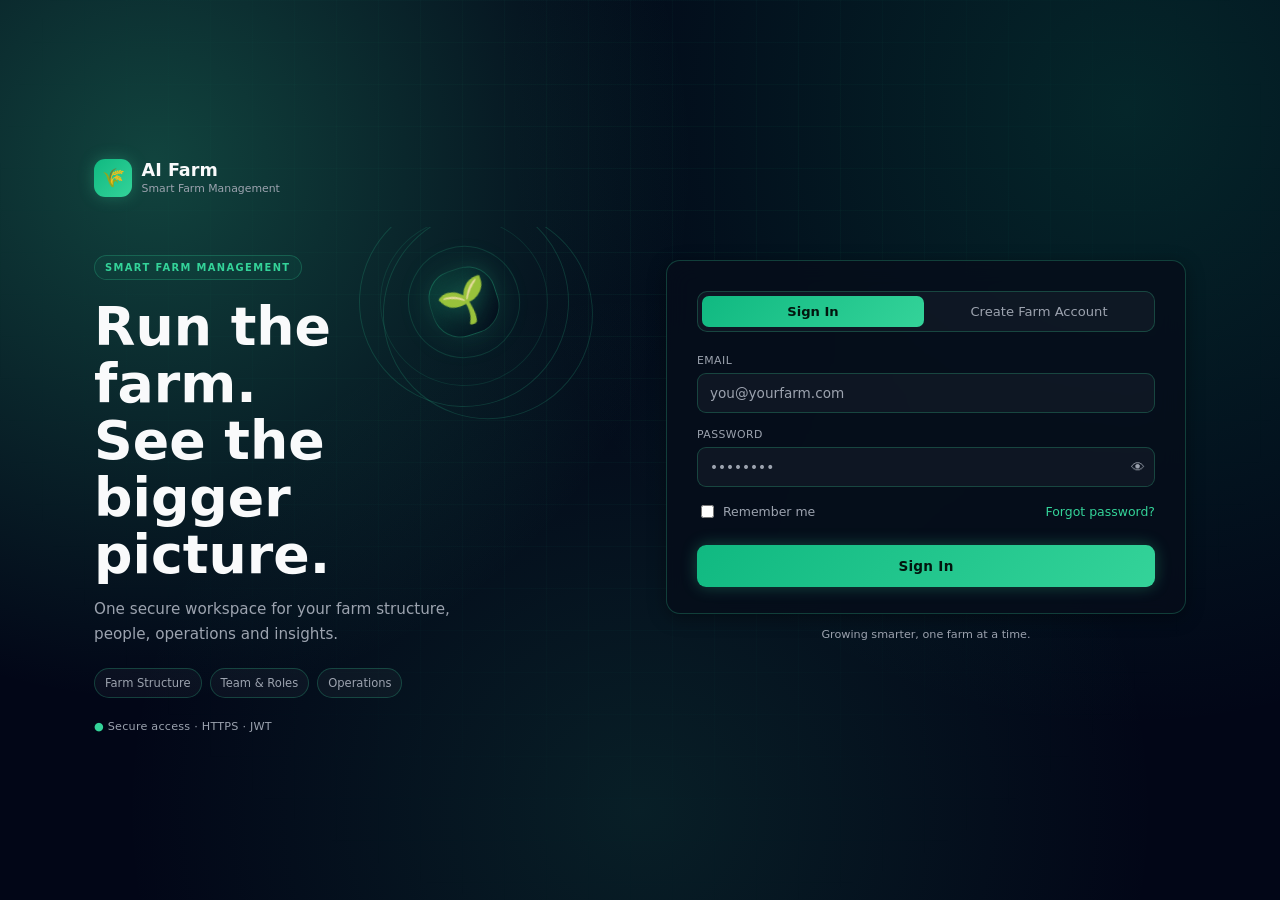
<file: frontend/index.html>
<!DOCTYPE html>

<html lang="en">
<head>
<meta charset="utf-8"/>
<meta content="width=device-width, initial-scale=1.0" name="viewport"/>
<title>AI Farm | Operations Dashboard</title>
<link href="styles.css" rel="stylesheet"/>
<script>
    // Blocking, synchronous, and placed in the document head - runs before
    // the rest of the page even parses, so an unauthenticated visitor never
    // sees a flash of dashboard content before being sent to the login page.
    if (!localStorage.getItem("token")) {
        window.location.replace("./auth.html");
    }
</script>
</head>
<body>
<div class="shell">
<!-- Mobile only (see @media in styles.css). Without this, the whole
       sidebar - brand, 11 nav items, shift widget, sign out - sits above
       the actual page content on a phone, so reaching anything meant
       scrolling past all of it every single time. -->
<button class="mobile-nav-toggle" id="mobile-nav-toggle" type="button">
<span class="brand-mark" style="font-size:1.1rem;">🌾</span> AI Farm
    <span class="mobile-nav-toggle-icon">☰</span>
</button>
<aside class="rail" id="rail">
<div class="rail-brand">
<div class="brand-mark">🌾</div>
<div class="brand-text">
<span class="brand-name">AI Farm</span>
<span class="brand-sub">Smart Farm Management</span>
</div>
</div>
<label class="farm-select-wrap">
<span class="farm-select-label">Farm</span>
<select id="farm-select"></select>
</label>
<nav class="tabs" id="tabs">
  <div class="nav-section">
    <div class="nav-section-label">Overview</div>
    <button class="tab-btn active" data-tab="overview"><span class="tab-ico">◆</span><span>Dashboard</span></button>
  </div>

  <div class="nav-section">
    <div class="nav-section-label">Farm</div>
    <button class="tab-btn" data-perm="farms.view" data-tab="farms"><span class="tab-ico">▦</span><span>Farms &amp; Fields</span></button>
    <button class="tab-btn" data-perm="greenhouses.view" data-tab="structure"><span class="tab-ico">⌂</span><span>Farm Structure</span></button>
  </div>

  <div class="nav-section">
    <div class="nav-section-label">Operations</div>
    <button class="tab-btn" data-perm="crops.view" data-tab="crops"><span class="tab-ico">✦</span><span>Crop Lifecycle</span></button>
    <button class="tab-btn" data-perm="livestock.view" data-tab="livestock"><span class="tab-ico">◐</span><span>Livestock</span></button>
    <button class="tab-btn" data-perm="inventory.view" data-tab="inventory"><span class="tab-ico">▣</span><span>Inventory &amp; Procurement</span></button>
    <button class="tab-btn" data-perm="tasks.view" data-tab="tasks"><span class="tab-ico">☑</span><span>Tasks &amp; Workforce</span></button>
  </div>

  <div class="nav-section">
    <div class="nav-section-label">Management</div>
    <button class="tab-btn" data-perm="users.view" data-tab="users"><span class="tab-ico">◎</span><span>Users &amp; Roles</span></button>
    <button class="tab-btn" data-perm="reports.view reports.create" data-tab="reports"><span class="tab-ico">▤</span><span>Reports</span><span class="tab-badge" id="reports-badge" style="display:none;"></span></button>
  </div>

  <div class="nav-section">
    <div class="nav-section-label">Support &amp; System</div>
    <button class="tab-btn" data-tab="help"><span class="tab-ico">?</span><span>Help &amp; Support</span></button>
    <button class="tab-btn" data-tab="settings"><span class="tab-ico">⚙</span><span>Settings</span></button>
  </div>
</nav>
<div class="rail-footer">
<div class="sync-pill synced" id="sync-pill">
<span class="sync-dot"></span>
<span id="sync-text">Synced</span>
</div>
<div class="user-status" id="user-status">
<span class="user-status-dot"></span>
<span id="user-status-text">Not signed in</span>
</div>
<!-- Shift clock in/out. The backend has fully implemented this
           (POST /api/shifts/clock-in, /clock-out, GET /api/shifts/current)
           but nothing in the dashboard used it - see backend.js. -->
<div class="card shift-card" id="shift-card">
<div class="shift-status">
<span class="shift-dot" id="shift-dot"></span>
<span id="shift-status-text">Checking shift…</span>
</div>
<button class="shift-clock-btn" disabled="" id="shift-clock-btn" type="button">…</button>
</div>
<button class="logout-btn" id="logout-btn" type="button">Sign out</button>
</div>
</aside>
<main class="main">
<!-- OVERVIEW -->
<section class="panel active" id="panel-overview">
<div class="panel-head">
<h1>Farm operations overview</h1>
<p>Everything that needs attention right now, across every module.</p>
</div>
<div class="stat-grid" id="stat-grid"></div>
<div class="card performance-card">
<div class="card-head">
<h2>Farm performance at a glance</h2>
<span class="hint">Live summaries from your crop, livestock, inventory and task records.</span>
</div>
<div class="performance-grid">
  <article data-perm="crops.view" class="performance-chart-card">
    <div class="performance-chart-head">
      <div><h3>Crop lifecycle</h3><p>Plantings by growth stage</p></div>
      <span class="chart-live-dot">Live</span>
    </div>
    <div class="performance-chart" id="chart-crop-lifecycle" role="img" aria-label="Crop lifecycle chart"></div>
  </article>
  <article data-perm="livestock.view" class="performance-chart-card">
    <div class="performance-chart-head">
      <div><h3>Livestock status</h3><p>Current batches by status</p></div>
      <span class="chart-live-dot">Live</span>
    </div>
    <div class="performance-chart" id="chart-livestock-status" role="img" aria-label="Livestock status chart"></div>
  </article>
  <article data-perm="tasks.view" class="performance-chart-card">
    <div class="performance-chart-head">
      <div><h3>Task progress</h3><p>Workforce tasks by status</p></div>
      <span class="chart-live-dot">Live</span>
    </div>
    <div class="performance-chart" id="chart-task-progress" role="img" aria-label="Task progress chart"></div>
  </article>
  <article data-perm="inventory.view" class="performance-chart-card">
    <div class="performance-chart-head">
      <div><h3>Inventory levels</h3><p>Stock compared with reorder thresholds</p></div>
      <span class="chart-live-dot">Live</span>
    </div>
    <div class="performance-chart" id="chart-inventory-levels" role="img" aria-label="Inventory levels chart"></div>
  </article>
  <article class="performance-chart-card performance-chart-wide">
    <div class="performance-chart-head">
      <div><h3>Farm activity trend</h3><p>Operational activity recorded over the last 14 days</p></div>
      <span class="chart-live-dot">Live</span>
    </div>
    <div class="performance-chart" id="chart-activity-trend" role="img" aria-label="Farm activity trend line chart"></div>
  </article>
</div>
</div>
<!-- Real, calculated numbers - not the local demo stat-grid above.
           Adapts to what the signed-in role can actually see: Owner/Manager
           get farm-wide counts, Agronomist gets a review queue, Worker/
           Technician get their own submissions and shift status. -->
<div class="card" id="snapshot-card">
<div class="card-head"><h2>Your farm, right now</h2></div>
<div class="stat-grid" id="snapshot-grid"></div>
</div>
<!-- Reviewer/approver only (Owner, Manager, Agronomist) - hidden
           entirely for Worker/Technician and hidden when nothing needs
           attention. Filled in by renderNeedsAttentionList() in backend.js. -->
<div class="card" id="needs-attention-card" style="display:none;">
<div class="card-head">
<h2>Needs your attention</h2>
<button class="chip-x" onclick="goToTab('reports')" type="button">View all in Reports →</button>
</div>
<ul class="attention-list" id="needs-attention-list"></ul>
</div>
<div class="card" id="critical-card">
<div class="card-head">
<h2>🚨 Needs urgent attention</h2>
<span class="count-chip warn" id="critical-count">0</span>
</div>
<p class="hint" style="margin-bottom:0.6rem;">Anything marked critical in any tab shows up here automatically — update the record in its own tab and this list updates with it.</p>
<ul class="log-list" id="critical-alerts"></ul>
</div>
<div class="two-col">
<div data-perm="tasks.view" class="card">
<div class="card-head">
<h2>Tasks due today</h2>
<span class="count-chip" id="tasks-count">0</span>
</div>
<ul class="task-list" id="tasks-today"></ul>
<p class="hint" style="margin-top:0.5rem;">Full task board is under Tasks &amp; Workforce.</p>
</div>
<div class="card">
<div class="card-head">
<h2>Notifications &amp; alerts</h2>
<span class="count-chip warn" id="alerts-count">0</span>
</div>
<ul class="alert-list" id="overview-alerts"></ul>
</div>
</div>
<div data-perm="inventory.view" class="card">
<div class="card-head">
<h2>Pending approvals &amp; outstanding requests</h2>
<span class="hint">Purchase requests awaiting sign-off</span>
</div>
<ul class="log-list" id="pending-approvals"></ul>
</div>
<div data-perm="inventory.view" class="card">
<div class="card-head">
<h2>Supplier order status</h2>
<span class="hint">What's been ordered vs. what's actually arrived</span>
</div>
<ul class="log-list" id="supplier-status"></ul>
</div>
</section>
<!-- FARMS & FIELDS (Track A) -->
<section class="panel" data-perm="farms.view" id="panel-farms">
<div class="panel-head">
<h1>Farms, fields &amp; access</h1>
<p>Core farm structure — multi-farm registration, fields/plots, assets, and who has access.</p>
</div>
<div class="card">
<div class="card-head"><h2>Your farm</h2></div>
<div class="table-scroll">
<table class="data-table" id="farms-table">
<thead><tr><th>Farm</th><th>Location</th><th>Size</th><th></th></tr></thead>
<tbody></tbody>
</table>
</div>
<p class="hint" style="margin-top:0.6rem;">
          One farm per account, set when the account was registered.
          To change farm details, an update-farm endpoint isn't built on the
          backend yet - see docs/DASHBOARD-CONNECTION.md.
        </p>
</div>
<div class="field-grid" id="field-grid"></div>

<form class="inline-form card" id="field-form">
<h3 class="form-title">Add a field / plot</h3>
<div class="form-row">
<select id="field-farm"></select>
<input id="field-name" placeholder="Field / plot name" required="" type="text"/>
<input id="field-size" placeholder="Size, e.g. 1.2 ha" required="" type="text"/>
<input id="field-crop" placeholder="Current crop" required="" type="text"/>
<input id="field-stage" placeholder="Stage, e.g. Flowering" required="" type="text"/>
<button type="submit">Add field</button>
</div>
</form>
<div class="card">
<div class="card-head">
<h2>Farm assets</h2>
<span class="hint">Equipment, structures &amp; vehicles</span>
</div>
<div class="table-scroll">
<table class="data-table" id="assets-table">
<thead><tr><th>Asset</th><th>Type</th><th>Location</th><th>Status</th><th></th></tr></thead>
<tbody></tbody>
</table>
</div>
<form class="inline-form" id="asset-form">
<div class="form-row">
<input id="asset-name" placeholder="e.g. Tractor A" required="" type="text"/>
<select id="asset-type">
<option>Equipment</option>
<option>Structure</option>
<option>Vehicle</option>
<option>Tooling</option>
</select>
<input id="asset-location" placeholder="Location" required="" type="text"/>
<button type="submit">Register asset</button>
</div>
</form>
</div>
</section><section class="panel" data-perm="greenhouses.view" id="panel-structure"><div class="panel-head"><h1>Farm Structure</h1><p>Manage your greenhouses and growing zones. Changes are saved directly to the farm database.</p></div><div class="two-col">
<div class="card">
<div class="card-head">
<h2>Greenhouses</h2>
<span class="hint">Saved to the backend</span>
</div>
<div class="table-scroll">
<table class="data-table" id="greenhouse-table">
<thead><tr><th>Name</th><th>Type</th><th>Area</th><th>Location</th><th>Zones</th><th>Status</th></tr></thead>
<tbody><tr><td class="empty-row" colspan="6">Loading…</td></tr></tbody>
</table>
</div>
<form class="inline-form" id="greenhouse-form" style="margin-top:1rem;">
<h3 class="form-title" style="width:100%;">Add greenhouse</h3>
<div class="form-row">
<input id="greenhouse-name" placeholder="Greenhouse name" required="" type="text"/>
<input id="greenhouse-type" placeholder="Type, e.g. Tunnel" required="" type="text"/>
<input id="greenhouse-area" min="0.01" placeholder="Area (m²)" required="" step="0.01" type="number"/>
<input id="greenhouse-location" placeholder="Location" required="" type="text"/>
<button type="submit">Add greenhouse</button>
</div>
</form>
</div>
<div class="card">
<div class="card-head">
<h2>Growing zones</h2>
<span class="hint">Linked to a greenhouse</span>
</div>
<div class="table-scroll">
<table class="data-table" id="zone-table">
<thead><tr><th>Name</th><th>Type</th><th>Area</th><th>Greenhouse</th><th>Status</th><th>ID</th></tr></thead>
<tbody><tr><td class="empty-row" colspan="6">Loading…</td></tr></tbody>
</table>
</div>
<form class="inline-form" id="zone-form" style="margin-top:1rem;">
<h3 class="form-title" style="width:100%;">Add growing zone</h3>
<div class="form-row">
<input id="zone-name" placeholder="Zone name" required="" type="text"/>
<input id="zone-type" placeholder="Type, e.g. Growing" type="text"/>
<input id="zone-area" min="0.01" placeholder="Area (m²)" required="" step="0.01" type="number"/>
<select id="zone-greenhouse" required=""><option value="">Select greenhouse</option></select>
<button type="submit">Add zone</button>
</div>
</form>
</div>
</div><div class="card structure-info-card"><div class="card-head"><h2>How it works</h2></div><p class="hint">Create a greenhouse first, then select it when adding a growing zone. Owners and Managers can create structure records; other roles can view them according to their permissions.</p></div></section>
<!-- CROP LIFECYCLE (Track B) -->
<section class="panel" data-perm="crops.view" id="panel-crops">
<div class="panel-head">
<h1>Crop lifecycle &amp; planning</h1>
<p>Varieties, planting schedules, growth stages, treatments and harvest records.</p>
</div>
<div class="card">
<div class="card-head"><h2>Crop &amp; variety register</h2></div>
<div class="table-scroll">
<table class="data-table" id="variety-table">
<thead><tr><th>Crop</th><th>Variety</th><th>Notes</th><th></th></tr></thead>
<tbody></tbody>
</table>
</div>
<form class="inline-form" id="variety-form">
<div class="form-row">
<input id="var-crop" placeholder="Crop, e.g. Tomatoes" required="" type="text"/>
<input id="var-name" placeholder="Variety, e.g. Roma VF" required="" type="text"/>
<input id="var-notes" placeholder="Notes (optional)" type="text"/>
<button type="submit">Register</button>
</div>
</form>
</div>
<div class="card">
<div class="card-head"><h2>Growth stage board</h2></div>
<div class="stage-board" id="stage-board"></div>
</div>
<div class="card">
<div class="card-head"><h2>Planting schedule</h2></div>
<div class="table-scroll">
<table class="data-table" id="planting-table">
<thead>
<tr><th>Crop</th><th>Field</th><th>Planted</th><th>Expected harvest</th><th>Stage</th><th>Status</th><th></th></tr>
</thead>
<tbody></tbody>
</table>
</div>
<form class="inline-form" id="planting-form">
<div class="form-row">
<input id="pl-crop" placeholder="Crop" required="" type="text"/>
<input id="pl-field" placeholder="Field" required="" type="text"/>
<input id="pl-planted" required="" type="date"/>
<input id="pl-harvest" required="" type="date"/>
<button type="submit">Add planting</button>
</div>
</form>
</div>
<div class="card">
<div class="card-head">
<h2>Irrigation, fertilization &amp; treatment log</h2>
<span class="hint">Every field action, in one log</span>
</div>
<ul class="log-list" id="treatment-log"></ul>
<form class="inline-form" id="treatment-form">
<div class="form-row">
<select id="treatment-type">
<option>Irrigation</option>
<option>Fertilization</option>
<option>Pesticide</option>
<option>Other</option>
</select>
<input id="treatment-text" placeholder="e.g. Field 1 — compost top-dressing" required="" type="text"/>
<input id="treatment-who" placeholder="Logged by" required="" type="text"/>
<button type="submit">Log entry</button>
</div>
</form>
</div>
<div class="card">
<div class="card-head">
<h2>Crop health observations</h2>
<span class="hint">Agronomist &amp; field scouting notes</span>
</div>
<ul class="log-list" id="health-obs-log"></ul>
<form class="inline-form" id="health-obs-form">
<div class="form-row">
<input id="obs-field" placeholder="Field" required="" type="text"/>
<select id="obs-severity">
<option value="ok">Normal</option>
<option value="watch">Watch</option>
<option value="alert">Critical</option>
</select>
<input id="obs-text" placeholder="Observation" required="" type="text"/>
<input id="obs-who" placeholder="Observed by" required="" type="text"/>
<button type="submit">Log observation</button>
</div>
</form>
</div>
<div class="card">
<div class="card-head">
<h2>Harvest records &amp; yield</h2>
<span class="hint">Actual yield vs. expected</span>
</div>
<div class="table-scroll">
<table class="data-table" id="harvest-table">
<thead><tr><th>Crop</th><th>Field</th><th>Harvest date</th><th>Actual yield</th><th></th></tr></thead>
<tbody></tbody>
</table>
</div>
<form class="inline-form" id="harvest-form">
<div class="form-row">
<input id="hv-crop" placeholder="Crop" required="" type="text"/>
<input id="hv-field" placeholder="Field" required="" type="text"/>
<input id="hv-date" required="" type="date"/>
<input id="hv-qty" min="0" placeholder="Yield" required="" type="number"/>
<input id="hv-unit" placeholder="Unit, e.g. kg" required="" type="text"/>
<button type="submit">Record harvest</button>
</div>
</form>
</div>
</section>
<!-- LIVESTOCK (Track C) -->
<section class="panel" data-perm="livestock.view" id="panel-livestock">
<div class="panel-head">
<h1>Livestock &amp; poultry operations</h1>
<p>Batches, health, vaccinations, feed and production.</p>
</div>
<div class="field-grid" id="livestock-grid"></div>
<form class="inline-form card" id="livestock-form">
<h3 class="form-title">Register a batch / herd</h3>
<div class="form-row">
<input id="ls-name" placeholder="Name, e.g. Layer Hens — Batch C" required="" type="text"/>
<input id="ls-size" placeholder="Size, e.g. 200 birds" required="" type="text"/>
<input id="ls-purpose" placeholder="Purpose, e.g. Egg production" required="" type="text"/>
<input id="ls-stage" placeholder="Stage, e.g. Laying" required="" type="text"/>
<button type="submit">Add batch</button>
</div>
</form>
<div class="card">
<div class="card-head"><h2>Health records</h2></div>
<ul class="log-list" id="livestock-health-log"></ul>
<form class="inline-form" id="livestock-health-form">
<input id="lh-batch" placeholder="Batch / herd" required="" type="text"/>
<input id="lh-text" placeholder="Observation / treatment" required="" type="text"/>
<input id="lh-who" placeholder="Logged by" required="" type="text"/>
<button type="submit">Log entry</button>
</form>
</div>
<div class="card">
<div class="card-head"><h2>Breeding records</h2><span class="hint">Mating, pregnancy and birth events</span></div>
<ul class="log-list" id="breeding-log"></ul>
<form class="inline-form" id="breeding-form">
<div class="form-row">
<input id="br-batch" placeholder="Batch / herd" required type="text"/>
<select id="br-event"><option>Mating</option><option>Pregnancy confirmed</option><option>Birth</option><option>Weaning</option></select>
<input id="br-date" required type="date"/>
<input id="br-notes" placeholder="Notes" type="text"/>
<button type="submit">Add breeding record</button>
</div>
</form>
</div>
<div class="card">
<div class="card-head"><h2>Vaccination schedule</h2></div>
<div class="table-scroll">
<table class="data-table" id="vax-table">
<thead>
<tr><th>Batch / Herd</th><th>Vaccine</th><th>Due date</th><th>Status</th><th></th></tr>
</thead>
<tbody></tbody>
</table>
</div>
<form class="inline-form" id="vax-form">
<div class="form-row">
<input id="vax-batch" placeholder="Batch / herd" required="" type="text"/>
<input id="vax-vaccine" placeholder="Vaccine" required="" type="text"/>
<input id="vax-due" required="" type="date"/>
<button type="submit">Schedule</button>
</div>
</form>
</div>
<div class="card">
<div class="card-head"><h2>Feed &amp; mortality log</h2></div>
<ul class="log-list" id="livestock-log"></ul>
<form class="inline-form" id="livestock-log-form">
<input id="ls-log-text" placeholder="e.g. 40kg layer mash delivered" required="" type="text"/>
<input id="ls-log-who" placeholder="Logged by" required="" type="text"/>
<button type="submit">Log entry</button>
</form>
</div>
<div class="card">
<div class="card-head">
<h2>Production records</h2>
<span class="hint">Eggs, milk, or other output</span>
</div>
<div class="table-scroll">
<table class="data-table" id="production-table">
<thead><tr><th>Batch / Herd</th><th>Metric</th><th>Value</th><th>Date</th><th></th></tr></thead>
<tbody></tbody>
</table>
</div>
<form class="inline-form" id="production-form">
<div class="form-row">
<input id="prod-batch" placeholder="Batch / herd" required="" type="text"/>
<input id="prod-metric" placeholder="Metric, e.g. Eggs collected" required="" type="text"/>
<input id="prod-value" placeholder="Value, e.g. 210" required="" type="text"/>
<input id="prod-date" required="" type="date"/>
<button type="submit">Log</button>
</div>
</form>
</div>
</section>
<!-- INVENTORY & PROCUREMENT (Track D) -->
<section class="panel" data-perm="inventory.view" id="panel-inventory">
<div class="panel-head">
<h1>Inventory, procurement &amp; financials</h1>
<p>Stock levels, suppliers, purchase requests/orders and operating costs.</p>
</div>
<div class="card">
<div class="card-head"><h2>Stock levels</h2></div>
<div class="table-scroll">
<table class="data-table" id="stock-table">
<thead>
<tr><th>Item</th><th>Category</th><th>In stock</th><th>Min. threshold</th><th>Status</th><th></th></tr>
</thead>
<tbody></tbody>
</table>
</div>
<form class="inline-form" id="stock-form">
<div class="form-row">
<input id="stock-item" placeholder="Item" required="" type="text"/>
<input id="stock-cat" placeholder="Category" required="" type="text"/>
<input id="stock-qty" min="0" placeholder="Quantity" required="" type="number"/>
<input id="stock-unit" placeholder="Unit, e.g. kg" required="" type="text"/>
<input id="stock-reorder" min="0" placeholder="Min. threshold" required="" type="number"/>
<button type="submit">Add item</button>
</div>
</form>
</div>
<div class="card">
<div class="card-head"><h2>Stock usage</h2><span class="hint">Every issue is recorded and deducted from stock</span></div>
<form class="inline-form" id="stock-usage-form">
<div class="form-row">
<input id="usage-item" placeholder="Item name" required type="text"/>
<input id="usage-qty" min="0.01" placeholder="Quantity used" required type="number" step="0.01"/>
<input id="usage-unit" placeholder="Unit" required type="text"/>
<input id="usage-for" placeholder="Used for, e.g. Zone 1" required type="text"/>
<input id="usage-who" placeholder="Used by" required type="text"/>
<button type="submit">Record usage</button>
</div>
</form>
<ul class="log-list" id="stock-usage-log"></ul>
</div>
<div class="card">
<div class="card-head"><h2>Suppliers</h2></div>
<div class="table-scroll">
<table class="data-table" id="suppliers-table">
<thead><tr><th>Supplier</th><th>Contact</th><th>Category</th><th></th></tr></thead>
<tbody></tbody>
</table>
</div>
<form class="inline-form" id="supplier-form">
<div class="form-row">
<input id="sup-name" placeholder="Supplier name" required="" type="text"/>
<input id="sup-contact" placeholder="Contact (phone/email)" required="" type="text"/>
<input id="sup-cat" placeholder="Category" required="" type="text"/>
<button type="submit">Add supplier</button>
</div>
</form>
</div>
<div class="card">
<div class="card-head"><h2>Purchase requests &amp; orders</h2></div>
<ul class="log-list" id="po-log"></ul>
<form class="inline-form" id="po-form">
<div class="form-row">
<select id="po-type">
<option>Request</option>
<option>Order</option>
</select>
<input id="po-text" placeholder="e.g. 200kg layer feed from AgriSupply Co." required="" type="text"/>
<input id="po-who" placeholder="Raised by" required="" type="text"/>
<button type="submit">Log</button>
</div>
</form>
</div>
<div class="card" data-perm="finance.view" id="finance-card">
<div class="card-head">
<h2>Operating costs</h2>
<span class="hint">Add, edit and export cost records</span>
</div>
<div class="stat-grid" id="finance-grid"></div>
<div class="cost-controls">
<label class="cost-control-group">
<span class="cost-control-label">Month</span>
<select id="cost-month-filter"></select>
</label>
<button class="mini-btn-lg" id="cost-download-month">Download month (CSV)</button>
<label class="cost-control-group">
<span class="cost-control-label">From</span>
<input id="cost-range-from" type="date"/>
</label>
<label class="cost-control-group">
<span class="cost-control-label">To</span>
<input id="cost-range-to" type="date"/>
</label>
<button class="mini-btn-lg" id="cost-download-range">Download range (CSV)</button>
</div>
<div class="table-scroll">
<table class="data-table" id="cost-table">
<thead><tr><th>Date</th><th>Category</th><th>Description</th><th>Amount (R)</th></tr></thead>
<tbody></tbody>
</table>
</div>
<p class="hint" style="margin-top:0.4rem;">Cost records are a locked ledger — once added, an entry can't be edited or removed. This month's costs can be added below; earlier months are download-only.</p>
<form class="inline-form" id="cost-form">
<div class="form-row">
<input id="cost-date" required="" type="date"/>
<select id="cost-category">
<option>Inputs</option>
<option>Labour</option>
<option>Equipment</option>
<option>Livestock</option>
<option>Utilities</option>
<option>Other</option>
</select>
<input id="cost-desc" placeholder="Description" required="" type="text"/>
<input id="cost-amount" min="0" placeholder="Amount (R)" required="" step="0.01" type="number"/>
<button id="cost-submit-btn" type="submit">Add cost</button>
</div>
</form>
</div>
</section>
<!-- TASKS & WORKFORCE -->
<section class="panel" data-perm="tasks.view" id="panel-tasks">
<div class="panel-head">
<h1>Tasks &amp; workforce management</h1>
<p>Assign, prioritize and track daily work across the team.</p>
</div>
<div class="card">
<div class="card-head"><h2>All tasks</h2></div>
<div class="table-scroll">
<table class="data-table" id="task-table">
<thead>
<tr><th>Task</th><th>Linked to</th><th>Assignee</th><th>Priority</th><th>Deadline</th><th>Status</th><th></th></tr>
</thead>
<tbody></tbody>
</table>
</div>
<form class="inline-form" id="full-task-form">
<div class="form-row">
<input id="ft-title" placeholder="Task" required="" type="text"/>
<input id="ft-link" placeholder="Linked to, e.g. Field 3" type="text"/>
<input id="ft-assignee" placeholder="Assignee" required="" type="text"/>
<select id="ft-priority">
<option>Low</option>
<option selected="">Medium</option>
<option>High</option>
</select>
<input id="ft-deadline" required="" type="date"/>
<button type="submit">Assign task</button>
</div>
</form>
</div>
<div class="card">
<div class="card-head"><h2>Task history</h2><span class="hint">Recent task assignments and status changes</span></div>
<ul class="log-list" id="task-history"></ul>
</div>
<div class="card">
<div class="card-head">
<h2>Log from the field</h2>
<span class="hint">Works with no signal — queues locally, syncs when back online</span>
</div>
<div class="offline-demo">
<button class="toggle-btn" id="offline-toggle">Offline mode: Off</button>
<div class="quick-log">
<select id="ql-field"></select>
<input id="ql-note" placeholder="e.g. Planting complete, Field 3 / reporting a broken sprinkler" type="text"/>
<button id="ql-submit">Log entry</button>
</div>
<div class="card-head" style="margin-top:1rem;">
<h3 style="margin:0;font-size:0.95rem;">Queue</h3>
</div>
<ul class="log-list" id="offline-queue"></ul>
</div>
</div>
</section>
<!-- REPORTS -->
<section class="panel" data-perm="reports.view reports.create" id="panel-reports">
<div class="panel-head">
<h1>Reports &amp; operational records</h1>
<p>Farm activity history in one place, filterable by type and search.</p>
</div>
<!-- ===================================================
           FIELD REPORTS
           Workers/Technicians submit; Manager/Owner/Agronomist view all and
           add a recommendation; Owner/Manager approve it. This is a real
           security boundary, not just UI hiding - ReportsController enforces
           the same rules server-side (reports.create / reports.view /
           reports.recommend / reports.approve), so a Worker calling the API
           directly still can't reach another user's reports.
      ==================================================== -->
<div class="card" id="field-reports-card">
<div class="card-head">
<h2>Field reports</h2>
<span class="hint" id="field-reports-hint">Submitted from the field, reviewed by management</span>
</div>
<input class="table-search" id="reports-search" placeholder="Search by name, category or summary…" type="text"/>
<div class="table-scroll">
<table class="data-table" id="field-reports-table">
<thead><tr><th>Submitted by</th><th>Summary</th><th>Recommendation</th><th>Status</th><th></th></tr></thead>
<tbody></tbody>
</table>
</div>
<form class="inline-form" id="field-report-form">
<h3 class="form-title" style="width:100%;">Submit a report</h3>
<div class="form-row">
<select id="field-report-category">
<option value="Crop">Crop</option>
<option value="Livestock">Livestock</option>
<option value="Equipment">Equipment</option>
<option value="Other">Other</option>
</select>
<input id="field-report-summary" placeholder="What did you observe?" required="" style="flex:1;min-width:220px;" type="text"/>
<button type="submit">Submit</button>
</div>
</form>
</div>
<!-- ===================================================
           SHIFT / ATTENDANCE REPORT - real backend data
      ==================================================== -->
<div class="card" id="shift-report-card">
<div class="card-head">
<h2>Shift &amp; attendance report</h2>
<span class="hint">Clock in / clock out history</span>
</div>
<div class="stat-grid" id="shift-report-stats">
<div class="stat-card"><div class="stat-label">Hours logged (last 30)</div><div class="stat-value" id="shift-stat-total-hours">0</div></div>
<div class="stat-card"><div class="stat-label">Currently clocked in</div><div class="stat-value" id="shift-stat-open-count">0</div></div>
<div class="stat-card"><div class="stat-label">Shifts on record</div><div class="stat-value" id="shift-stat-shift-count">0</div></div>
</div>
<div class="row-with-action" style="margin-top:1rem;">
<h3 class="form-title" style="margin:0;">My shifts</h3>
<button class="chip-x" id="export-my-shifts-csv" type="button">⬇ Export CSV</button>
</div>
<div class="table-scroll">
<table class="data-table" id="my-shifts-table">
<thead><tr><th>Clock in</th><th>Clock out</th><th>Hours</th></tr></thead>
<tbody></tbody>
</table>
</div>
<div id="team-shifts-section" style="display:none;">
<div class="row-with-action" style="margin-top:1.2rem;">
<h3 class="form-title" style="margin:0;">Whole team</h3>
<button class="chip-x" id="export-team-shifts-csv" type="button">⬇ Export CSV</button>
</div>
<div class="table-scroll">
<table class="data-table" id="team-shifts-table">
<thead><tr><th>User</th><th>Clock in</th><th>Clock out</th><th>Hours</th></tr></thead>
<tbody></tbody>
</table>
</div>
</div>
</div>
<div class="card">
<div class="report-filters">
<select id="report-type-filter">
<option value="all">All types</option>
<option value="Treatment">Irrigation / Fertilization / Treatment</option>
<option value="Health observation">Crop health observation</option>
<option value="Harvest">Harvest</option>
<option value="Livestock health">Livestock health</option>
<option value="Production">Production</option>
<option value="Feed/mortality">Feed &amp; mortality</option>
<option value="Procurement">Procurement</option>
<option value="Task">Task</option>
</select>
<input id="report-search" placeholder="Search records…" type="text"/>
</div>
<div class="table-scroll">
<table class="data-table" id="report-table">
<thead><tr><th>Type</th><th>Details</th><th>By</th><th>When</th></tr></thead>
<tbody></tbody>
</table>
</div>
</div>
</section>
<!-- USERS & ROLES (moved out of Settings - this is core, frequent work, not a settings screen) -->
<section class="panel" data-perm="users.view" id="panel-users">
<div class="panel-head">
<h1>Users &amp; roles</h1>
<p>Who has access to this farm, and what they can do.</p>
</div>
<div class="card" id="team-access-card">
<div class="card-head">
<h2>Users &amp; access</h2>
<span class="hint">Role-based permissions, per farm</span>
</div>
<input class="table-search" id="team-search" placeholder="Search by name, email or role…" type="text"/>
<div class="table-scroll">
<table class="data-table" id="team-table">
<thead>
<tr><th>Name</th><th>Email</th><th>Role</th><th>Status</th><th></th></tr>
</thead>
<tbody></tbody>
</table>
</div>
<form class="inline-form" id="team-form">
<h3 class="form-title" style="width:100%;">Add a staff account</h3>
<div class="form-row">
<input id="team-name" placeholder="Full name" required="" type="text"/>
<input id="team-email" placeholder="Email" required="" type="email"/>
<input id="team-mobile" placeholder="Mobile" required="" type="tel"/>
<select id="team-role" required="">
<option value="">Select role</option>
<option value="Worker">Worker</option>
<option value="Agronomist">Agronomist</option>
<option value="Technician">Technician</option>
<option value="Manager">Manager</option>
</select>
<input id="team-password" minlength="8" placeholder="Temporary password" required="" type="password"/>
<button type="submit">Add user</button>
</div>
<p class="hint" style="margin-top:0.5rem;">
            Owners can create Managers, Workers, Agronomists and Technicians.
            Managers can create Workers, Agronomists and Technicians. The API
            enforces the same rules server-side.
          </p>
</form>
</div>
<div class="card">
<div class="card-head"><h2>What each role can do</h2></div>
<div class="table-scroll">
<table class="data-table">
<thead><tr><th>Role</th><th>Zones</th><th>Users</th><th>Reports</th><th>Shift report</th></tr></thead>
<tbody>
<tr><td><span class="badge role">Owner</span></td><td>Full access</td><td>Full access</td><td>View + approve/reject</td><td>Own + team</td></tr>
<tr><td><span class="badge role">Manager</span></td><td>Create / edit</td><td>Add / manage</td><td>View + approve/reject</td><td>Own + team</td></tr>
<tr><td><span class="badge role">Agronomist</span></td><td>View only</td><td>—</td><td>View + recommend</td><td>Own only</td></tr>
<tr><td><span class="badge role">Worker / Technician</span></td><td>View only</td><td>—</td><td>Submit own</td><td>Own only</td></tr>
</tbody>
</table>
</div>
<p class="hint" style="margin-top:0.6rem;">
          Every row in this table is enforced by the backend, not just this
          page: Zones and Users were the first to get real permission checks,
          and Reports and the shift team-report followed the same pattern
          (<code>reports.*</code> and <code>shifts.viewTeam</code> in the
          RBAC permission table). A request outside these rules is rejected
          by the API itself, regardless of what this page shows.
        </p>
</div>
<div class="card" id="role-permissions-card">
<div class="card-head">
<h2>Manage role permissions</h2>
<span class="hint">Owner only</span>
</div>
<p class="hint">Choose a role and control exactly which backend permissions it receives. Changes are stored in the RolePermissions table and take effect for that role after users sign in again.</p>
<div class="form-row role-permission-toolbar">
<select id="permission-role-select" aria-label="Role to edit">
<option value="">Select role</option>
</select>
<button type="button" id="load-role-permissions-btn">Load permissions</button>
</div>
<div id="role-permissions-editor" class="permission-editor" hidden>
<div id="role-permissions-list" class="permission-list"></div>
<div class="permission-actions">
<button type="button" id="save-role-permissions-btn">Save permissions</button>
<span id="role-permissions-status" class="hint"></span>
</div>
</div>
</div>
</section>
<!-- SETTINGS -->
<section class="panel" id="panel-help"><div class="panel-head"><h1>Help &amp; Support</h1><p>Quick guidance for using AI Farm and troubleshooting the connection.</p></div><div class="card help-card"><div class="card-head"><h2>Getting started</h2></div><ul class="help-list"><li>Sign in with your farm account.</li><li>Open Farm Structure to add Greenhouses and Growing Zones.</li><li>Use Users &amp; Roles to add staff and manage access.</li><li>Use Reports and Operations modules to record farm activity.</li></ul></div><div class="card help-card"><div class="card-head"><h2>If the server cannot be reached</h2></div><ul class="help-list"><li>Make sure the ASP.NET Core backend is running on https://localhost:5226.</li><li>Open https://localhost:5226/auth.html instead of opening the HTML file directly.</li><li>If Chrome shows a certificate warning, run the included TRUST-HTTPS-CERTIFICATE.ps1 script once.</li><li>If the API still fails, open https://localhost:5226/swagger to confirm the backend is running.</li></ul></div><div class="card help-card"><div class="card-head"><h2>Access &amp; permissions</h2></div><ul class="help-list"><li>Owner and Manager can manage farm structure.</li><li>Workers, Technicians and Agronomists can only perform actions allowed by their backend permissions.</li><li>Changing what is visible in the dashboard does not replace backend authorization.</li></ul></div></section><section class="panel" id="panel-settings">
<div class="panel-head">
<h1>Settings</h1>
<p>Your account, and how this dashboard behaves for you.</p>
</div>
<div class="card">
<div class="card-head"><h2>Your account</h2></div>
<dl class="account-details">
<div><dt>Name</dt><dd id="settings-name">—</dd></div>
<div><dt>Email</dt><dd id="settings-email">—</dd></div>
<div><dt>Role</dt><dd id="settings-role">—</dd></div>
<div><dt>Farm</dt><dd id="settings-farm">—</dd></div>
</dl>
</div>
<div class="card">
<div class="card-head"><h2>Change password</h2></div>
<div class="hint" id="password-banner"></div>
<form class="inline-form" id="change-password-form">
<div class="form-row">
<input id="current-password" placeholder="Current password" required="" type="password"/>
<input id="new-password" minlength="8" placeholder="New password (min 8 characters)" required="" type="password"/>
<input id="confirm-new-password" minlength="8" placeholder="Confirm new password" required="" type="password"/>
<button type="submit">Update password</button>
</div>
</form>
</div>
<div class="card">
<div class="card-head"><h2>Preferences</h2></div>
<label class="pref-row">
<input id="pref-compact-tables" type="checkbox"/>
<span>Compact tables (tighter row spacing)</span>
</label>
<label class="pref-row">
<input checked="" id="pref-low-stock-alerts" type="checkbox"/>
<span>Highlight low-stock items on the Overview tab</span>
</label>
<p class="hint">Saved on this device only - not sent to the backend.</p>
</div>
<div class="card">
<div class="card-head"><h2>About</h2></div>
<p class="hint">AI Farm dashboard, connected to your farm's own backend over HTTPS.</p>
</div>
<div class="card">
<div class="card-head"><h2>Legal</h2></div>
<p class="hint" style="margin-bottom:0.7rem;">How your account and farm data are handled.</p>
<a class="chip-x" href="privacy-policy.html" style="display:inline-block;text-decoration:none;">📄 Privacy Policy</a>
</div>
</section>
</main>
</div>
<!-- Toast notifications - replaces alert() for form errors/success across
     the connected tabs (Users, Reports, Shifts). See showToast() in
     backend.js. -->
<div aria-live="polite" class="toast-stack" id="toast-stack"></div>
<script src="script.js"></script>
<script src="backend.js"></script>
</body>
</html>
</file>
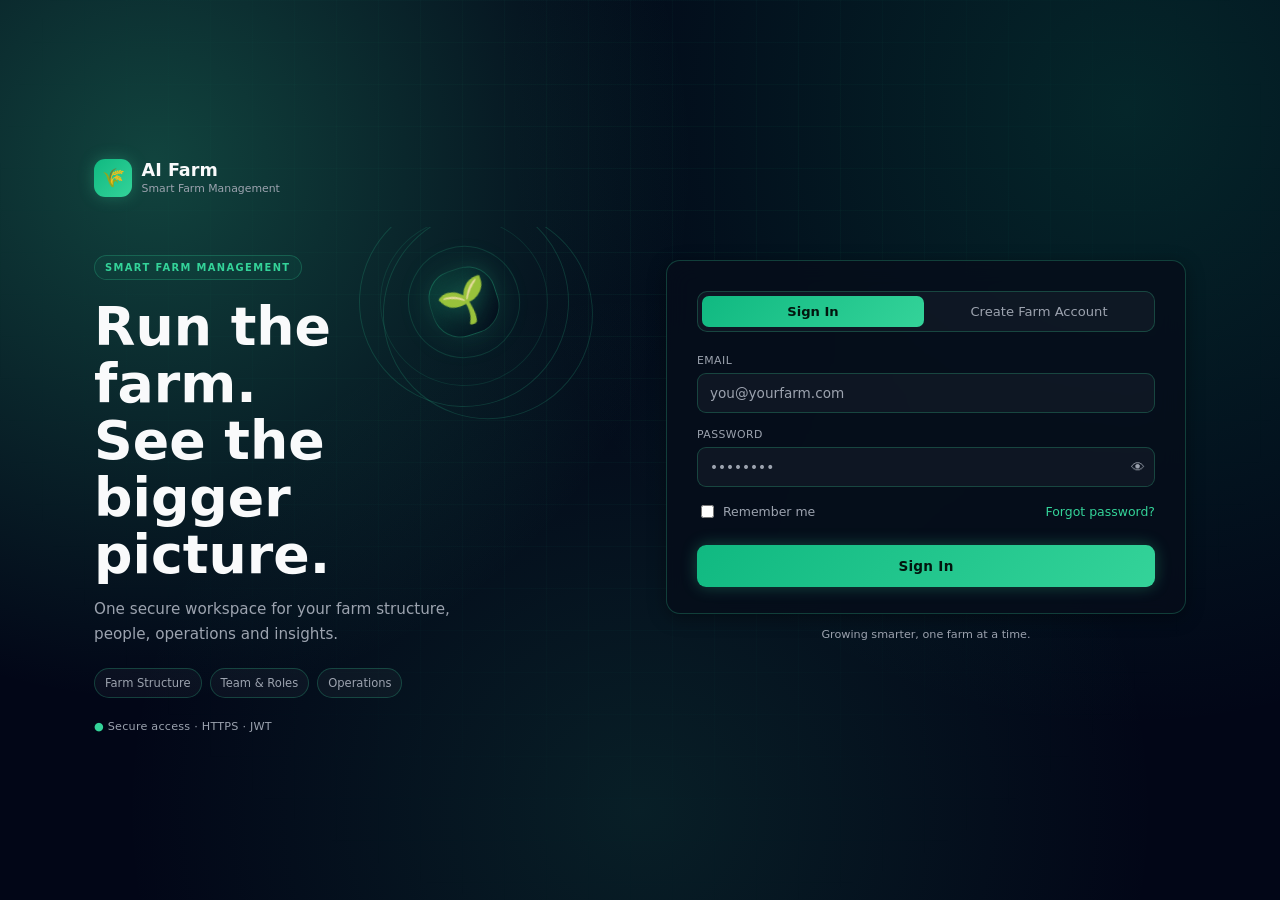
<file: frontend/auth.html>
<!DOCTYPE html>

<html lang="en">
<head>
<meta charset="utf-8"/>
<meta content="width=device-width, initial-scale=1.0" name="viewport"/>
<title>AI Farm | Sign In</title>
<link href="styles.css" rel="stylesheet"/>
<link href="auth.css" rel="stylesheet"/>
</head>
<body>
<div class="auth-shell">
<section class="auth-brand"><div class="rail-brand auth-mini-brand"><div class="brand-mark">🌾</div><div class="brand-text"><span class="brand-name">AI Farm</span><span class="brand-sub">Smart Farm Management</span></div></div><div class="auth-visual"><div class="auth-orbit auth-orbit-one"><div class="auth-orbit auth-orbit-two"></div><div class="auth-visual-core"><div class="auth-leaf">🌱</div></div></div><div class="auth-visual-badge">SMART FARM MANAGEMENT</div><h1 class="auth-headline">Run the farm.<br/>See the bigger picture.</h1><p class="auth-sub">One secure workspace for your farm structure, people, operations and insights.</p><div class="auth-chips"><span class="auth-chip">Farm Structure</span><span class="auth-chip">Team &amp; Roles</span><span class="auth-chip">Operations</span></div><div class="auth-secure">●  Secure access  ·  HTTPS  ·  JWT</div></div></section>
<section class="auth-panel">
<div class="card auth-card">
<div class="tabs auth-tabs" role="tablist">
<button aria-selected="true" class="tab-btn active" id="tabLogin" role="tab" type="button">Sign In</button>
<button aria-selected="false" class="tab-btn" id="tabRegister" role="tab" type="button">Create Farm Account</button>
</div>
<div class="auth-banner" id="banner"></div>
<!-- ===================== LOGIN ===================== -->
<form class="auth-form active" id="loginForm" novalidate="">
<div class="auth-field">
<label for="loginEmail">Email</label>
<input autocomplete="username" id="loginEmail" placeholder="you@yourfarm.com" required="" type="email"/>
</div>
<div class="auth-field">
<label for="loginPassword">Password</label>
<div class="auth-password-wrap">
<input autocomplete="current-password" id="loginPassword" placeholder="••••••••" required="" type="password"/>
<button aria-label="Show password" class="auth-peek" data-target="loginPassword" type="button">👁</button>
</div>
</div>
<div class="auth-row-between">
<label class="auth-remember">
<input id="rememberMe" type="checkbox"/>
<span>Remember me</span>
</label>
<a href="#" id="forgotPassword">Forgot password?</a>
</div>
<button class="auth-submit" id="loginSubmit" type="submit">
<span class="auth-btn-label">Sign In</span>
<span aria-hidden="true" class="auth-btn-spinner"></span>
</button>
</form>

<!-- ===================== FORGOT PASSWORD ===================== -->
<div class="auth-form" id="forgotPanel" hidden>
<h3>Reset your password</h3>
<p class="auth-note">Enter your account email. If the account exists, AI FARM will provide a secure reset link.</p>
<form id="forgotForm" novalidate>
<div class="auth-field">
<label for="forgotEmail">Email</label>
<input autocomplete="email" id="forgotEmail" placeholder="you@yourfarm.com" required type="email"/>
</div>
<button class="auth-submit" id="forgotSubmit" type="submit">
<span class="auth-btn-label">Send reset link</span>
<span aria-hidden="true" class="auth-btn-spinner"></span>
</button>
</form>
<button class="tab-btn" id="backToLoginFromForgot" type="button">Back to sign in</button>
<div class="auth-note" id="developmentResetLink" hidden></div>
</div>

<!-- ===================== RESET PASSWORD ===================== -->
<div class="auth-form" id="resetPanel" hidden>
<h3>Choose a new password</h3>
<p class="auth-note">Your reset link is valid for 30 minutes and can only be used once.</p>
<form id="resetForm" novalidate>
<div class="auth-field">
<label for="resetPassword">New password</label>
<input autocomplete="new-password" id="resetPassword" minlength="8" required type="password"/>
</div>
<div class="auth-field">
<label for="resetConfirmPassword">Confirm password</label>
<input autocomplete="new-password" id="resetConfirmPassword" minlength="8" required type="password"/>
</div>
<button class="auth-submit" id="resetSubmit" type="submit">
<span class="auth-btn-label">Reset password</span>
<span aria-hidden="true" class="auth-btn-spinner"></span>
</button>
</form>
</div>

<!-- ===================== REGISTER ===================== -->
<form class="auth-form" id="registerForm" novalidate="">
<p class="auth-note">
                    This creates the first <strong>Owner</strong> account for your
                    farm on AI Farm. Add Managers, Workers, Agronomists and
                    Technicians afterward from the Settings tab.
                </p>
<div class="auth-grid">
<div class="auth-field">
<label for="regFullName">Full name</label>
<input id="regFullName" placeholder="Jane Dlamini" required="" type="text"/>
</div>
<div class="auth-field">
<label for="regEmail">Email</label>
<input id="regEmail" placeholder="you@yourfarm.com" required="" type="email"/>
</div>
<div class="auth-field">
<label for="regMobile">Mobile</label>
<input id="regMobile" placeholder="+27 82 000 0000" required="" type="tel"/>
</div>
<div class="auth-field">
<label for="regPassword">Password</label>
<div class="auth-password-wrap">
<input id="regPassword" minlength="8" placeholder="At least 8 characters" required="" type="password"/>
<button aria-label="Show password" class="auth-peek" data-target="regPassword" type="button">👁</button>
</div>
</div>
<div class="auth-field">
<label for="regConfirmPassword">Confirm password</label>
<div class="auth-password-wrap">
<input id="regConfirmPassword" minlength="8" placeholder="Repeat password" required="" type="password"/>
<button aria-label="Show password" class="auth-peek" data-target="regConfirmPassword" type="button">👁</button>
</div>
</div>
<div class="auth-field span-2"><hr class="auth-divider"/></div>
<div class="auth-field span-2">
<label for="regFarmName">Farm name</label>
<input id="regFarmName" placeholder="e.g. Riverside Farm" required="" type="text"/>
</div>
<div class="auth-field">
<label for="regFarmLocation">Location</label>
<input id="regFarmLocation" placeholder="Limpopo, South Africa" required="" type="text"/>
</div>
<div class="auth-field">
<label for="regFarmType">Farm type</label>
<select id="regFarmType" required="">
<option value="">Select type</option>
<option>Crop Farming</option>
<option>Livestock Farming</option>
<option>Mixed Farming</option>
<option>Greenhouse Farming</option>
<option>Poultry Farming</option>
<option>Aquaculture</option>
<option>Other</option>
</select>
</div>
<div class="auth-field">
<label for="regFarmArea">Farm area</label>
<input id="regFarmArea" min="0" placeholder="e.g. 12.5" required="" step="0.01" type="number"/>
</div>
<div class="auth-field">
<label for="regAreaUnit">Area unit</label>
<select id="regAreaUnit" required="">
<option value="">Select unit</option>
<option>Hectares</option>
<option>Acres</option>
</select>
</div>
<div class="auth-field span-2">
<label for="regPrimaryCrop">Primary crop</label>
<input id="regPrimaryCrop" placeholder="e.g. Maize, Tomatoes" required="" type="text"/>
</div>
</div>
<button class="auth-submit" id="registerSubmit" type="submit">
<span class="auth-btn-label">Create Account</span>
<span aria-hidden="true" class="auth-btn-spinner"></span>
</button>
</form>
</div>
<p class="auth-conn">Growing smarter, one farm at a time.</p>
</section>
</div>
<script src="auth.js"></script>
</body>
</html>
</file>
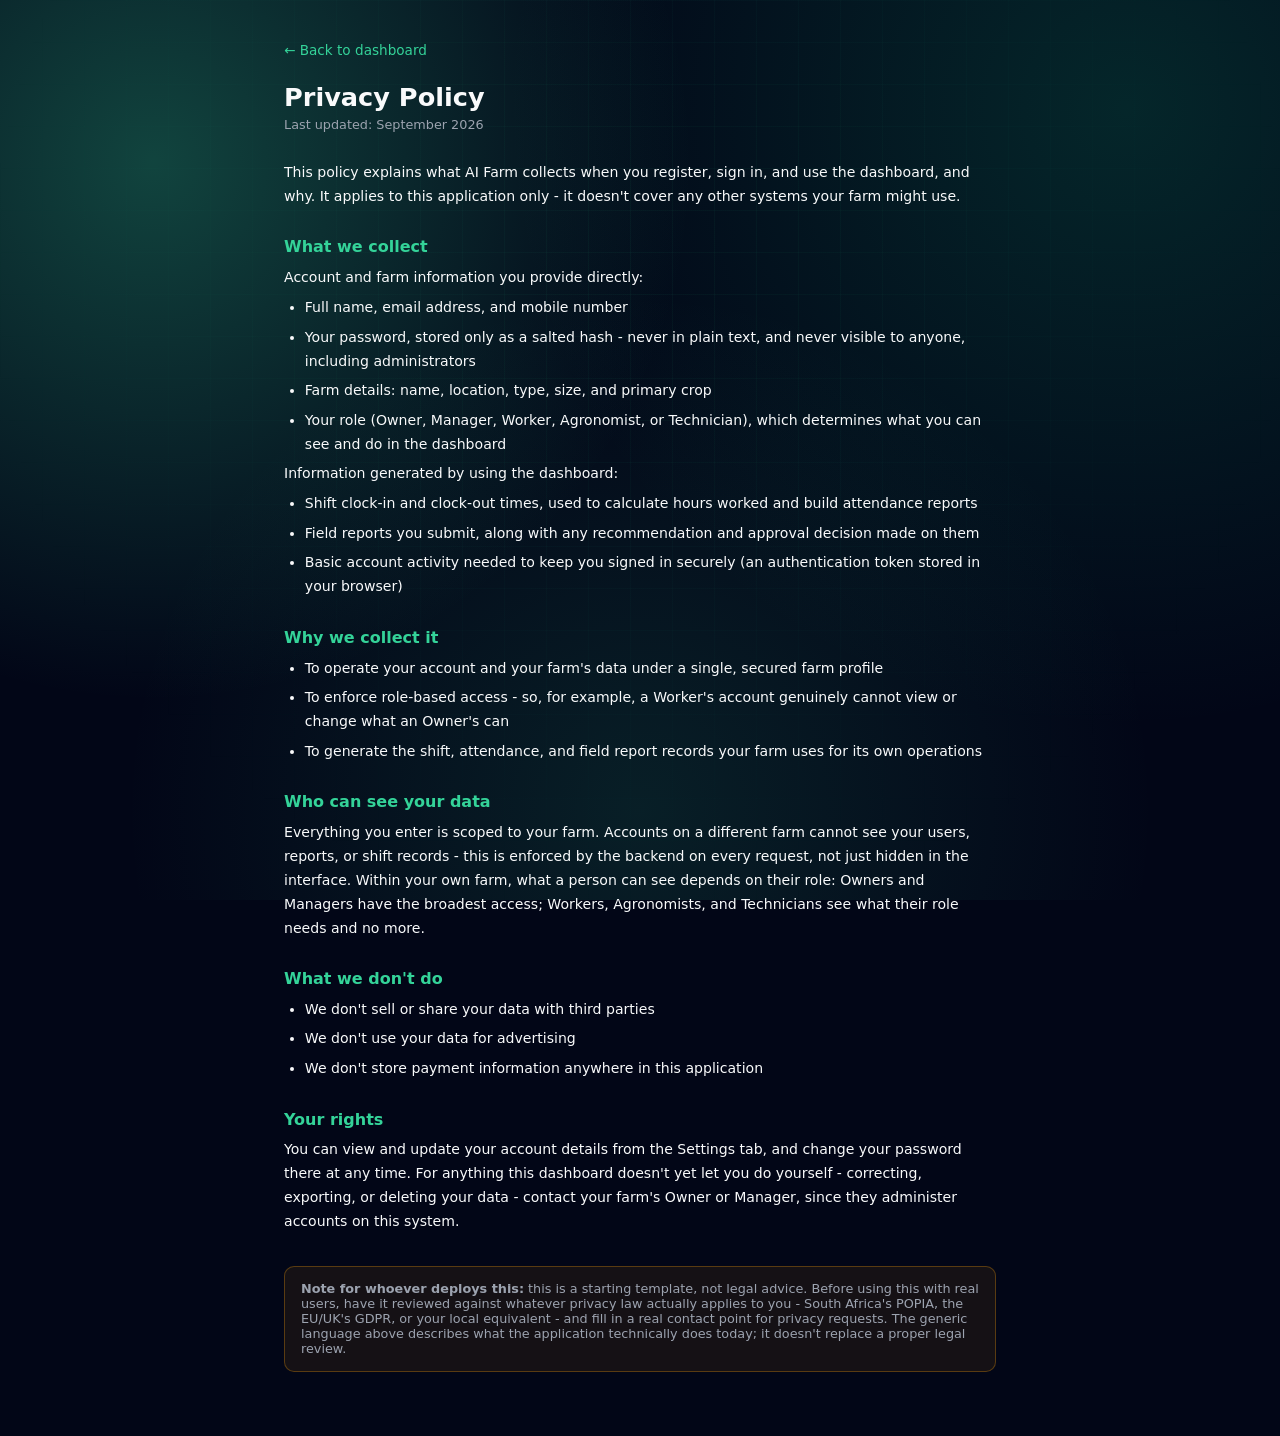
<file: frontend/privacy-policy.html>
<!DOCTYPE html>
<html lang="en">
<head>
<meta charset="UTF-8" />
<meta name="viewport" content="width=device-width, initial-scale=1.0" />
<title>AI Farm | Privacy Policy</title>
<link rel="stylesheet" href="styles.css" />
<style>
  .legal-shell{
    max-width:760px;margin:0 auto;padding:2.5rem 1.5rem 4rem;
    position:relative;z-index:1;
  }
  .legal-shell h1{font-size:1.6rem;margin-bottom:0.3rem;}
  .legal-shell .updated{color:var(--text-muted);font-size:0.8rem;margin-bottom:1.8rem;display:block;}
  .legal-shell h2{font-size:1rem;color:var(--emerald-bright);margin:1.8rem 0 0.6rem;}
  .legal-shell p, .legal-shell li{font-size:0.88rem;line-height:1.7;color:var(--text-main);}
  .legal-shell ul{list-style:disc;padding-left:1.3rem;margin-top:0.4rem;}
  .legal-shell li{margin-bottom:0.35rem;}
  .legal-shell .back-link{
    display:inline-block;margin-bottom:1.5rem;color:var(--emerald-bright);
    text-decoration:none;font-size:0.85rem;
  }
  .legal-shell .back-link:hover{text-decoration:underline;}
  .legal-note{
    margin-top:2rem;padding:0.9rem 1rem;border-radius:10px;
    background:rgba(245,158,11,0.08);border:1px solid rgba(245,158,11,0.3);
    font-size:0.8rem;color:var(--text-muted);
  }
</style>
</head>
<body>

<div class="legal-shell">

  <a href="index.html" class="back-link">← Back to dashboard</a>

  <h1>Privacy Policy</h1>
  <span class="updated">Last updated: September 2026</span>

  <p>
    This policy explains what AI Farm collects when you register, sign in,
    and use the dashboard, and why. It applies to this application only -
    it doesn't cover any other systems your farm might use.
  </p>

  <h2>What we collect</h2>
  <p>Account and farm information you provide directly:</p>
  <ul>
    <li>Full name, email address, and mobile number</li>
    <li>Your password, stored only as a salted hash - never in plain text, and never visible to anyone, including administrators</li>
    <li>Farm details: name, location, type, size, and primary crop</li>
    <li>Your role (Owner, Manager, Worker, Agronomist, or Technician), which determines what you can see and do in the dashboard</li>
  </ul>
  <p>Information generated by using the dashboard:</p>
  <ul>
    <li>Shift clock-in and clock-out times, used to calculate hours worked and build attendance reports</li>
    <li>Field reports you submit, along with any recommendation and approval decision made on them</li>
    <li>Basic account activity needed to keep you signed in securely (an authentication token stored in your browser)</li>
  </ul>

  <h2>Why we collect it</h2>
  <ul>
    <li>To operate your account and your farm's data under a single, secured farm profile</li>
    <li>To enforce role-based access - so, for example, a Worker's account genuinely cannot view or change what an Owner's can</li>
    <li>To generate the shift, attendance, and field report records your farm uses for its own operations</li>
  </ul>

  <h2>Who can see your data</h2>
  <p>
    Everything you enter is scoped to your farm. Accounts on a different
    farm cannot see your users, reports, or shift records - this is
    enforced by the backend on every request, not just hidden in the
    interface. Within your own farm, what a person can see depends on
    their role: Owners and Managers have the broadest access; Workers,
    Agronomists, and Technicians see what their role needs and no more.
  </p>

  <h2>What we don't do</h2>
  <ul>
    <li>We don't sell or share your data with third parties</li>
    <li>We don't use your data for advertising</li>
    <li>We don't store payment information anywhere in this application</li>
  </ul>

  <h2>Your rights</h2>
  <p>
    You can view and update your account details from the Settings tab, and
    change your password there at any time. For anything this dashboard
    doesn't yet let you do yourself - correcting, exporting, or deleting
    your data - contact your farm's Owner or Manager, since they administer
    accounts on this system.
  </p>

  <div class="legal-note">
    <strong>Note for whoever deploys this:</strong> this is a starting
    template, not legal advice. Before using this with real users, have it
    reviewed against whatever privacy law actually applies to you - South
    Africa's POPIA, the EU/UK's GDPR, or your local equivalent - and fill in
    a real contact point for privacy requests. The generic language above
    describes what the application technically does today; it doesn't
    replace a proper legal review.
  </div>

</div>

</body>
</html>
</file>
<file: frontend/styles.css>
:root{
  --bg-deep:#020617;
  --card-bg:rgba(6,13,26,0.85);
  --card-border:rgba(52,211,153,0.25);
  --emerald-primary:#10b981;
  --emerald-bright:#34d399;
  --emerald-glow:rgba(52,211,153,0.3);
  --text-main:#f9fafb;
  --text-muted:#9ca3af;
  --danger:#ef4444;
  --warning:#f59e0b;
  --danger-glow:rgba(239,68,68,0.25);
  --warning-glow:rgba(245,158,11,0.25);
  --radius:14px;
}

*{box-sizing:border-box;}
html,body{margin:0;padding:0;}
body{
  font-family:'Segoe UI',system-ui,sans-serif;
  background:var(--bg-deep);
  color:var(--text-main);
  -webkit-font-smoothing:antialiased;
  position:relative;
  min-height:100vh;
}
h1,h2,h3{font-family:inherit;font-weight:700;margin:0;color:var(--text-main);}
p{margin:0;}
ul{list-style:none;margin:0;padding:0;}
table{border-collapse:collapse;width:100%;}
button{font-family:inherit;cursor:pointer;}

/* Botanical / ambient background */
body::before{
  content:"";
  position:fixed;inset:0;z-index:0;pointer-events:none;
  background:
    radial-gradient(circle at 12% 18%, var(--emerald-glow), transparent 40%),
    radial-gradient(circle at 88% 12%, rgba(16,185,129,0.18), transparent 45%),
    radial-gradient(circle at 50% 90%, rgba(52,211,153,0.12), transparent 50%),
    var(--bg-deep);
}
body::after{
  content:"";
  position:fixed;inset:0;z-index:0;pointer-events:none;
  background-image:
    linear-gradient(rgba(52,211,153,0.05) 1px, transparent 1px),
    linear-gradient(90deg, rgba(52,211,153,0.05) 1px, transparent 1px);
  background-size:42px 42px;
  mask-image:radial-gradient(circle at 50% 30%, black, transparent 75%);
}

/* Shell layout: sidebar + main */
.shell{display:flex;max-width:1520px;margin:0 auto;min-height:100vh;position:relative;z-index:1;}

.rail{
  width:235px;flex-shrink:0;padding:1.3rem 1.1rem;overflow-y:auto;
  background:rgba(6,13,26,0.92);
  border-right:1px solid var(--card-border);
  backdrop-filter:blur(16px);
  color:var(--text-main);
  display:flex;flex-direction:column;
  min-height:100vh;
}
.rail-brand{display:flex;align-items:center;gap:0.6rem;margin-bottom:1.2rem;}
.brand-mark{
  width:38px;height:38px;border-radius:11px;
  background:linear-gradient(135deg,var(--emerald-primary),var(--emerald-bright));
  box-shadow:0 0 16px var(--emerald-glow);
  display:flex;align-items:center;justify-content:center;
  font-size:1.15rem;flex-shrink:0;
}
.brand-text{display:flex;flex-direction:column;line-height:1.25;}
.brand-name{font-weight:700;font-size:1.1rem;color:var(--text-main);}
.brand-sub{font-size:0.68rem;color:var(--text-muted);}

.farm-select-wrap{display:flex;flex-direction:column;gap:0.3rem;margin-bottom:1.2rem;}
.farm-select-label{font-size:0.63rem;color:var(--text-muted);text-transform:uppercase;letter-spacing:0.06em;}
.farm-select-wrap select{
  background:rgba(255,255,255,0.05);color:var(--text-main);border:1px solid var(--card-border);
  padding:0.45rem 0.6rem;border-radius:9px;font-size:0.85rem;font-family:inherit;width:100%;
}
.farm-select-wrap select option{color:#000;}

/* Every other <select> in the dashboard had this same bug: the closed
   select is styled for the dark theme, but browsers render the *open*
   option list with their own background (usually white) regardless of the
   select's own CSS. With --text-main being a near-white color, every
   dropdown's options were rendering as white text on a white background -
   present, clickable, but invisible. This is why "I can't select a role"
   looked like a broken dropdown rather than an unreadable one. */
select option{color:#000;background:#fff;}

/* Sidebar nav */
.tabs{display:flex;flex-direction:column;gap:0.7rem;margin-bottom:1.2rem;}
.nav-section{display:flex;flex-direction:column;gap:0.08rem;}
.nav-section-label{
  padding:0.35rem 0.65rem 0.25rem;
  color:var(--text-muted);
  font-size:0.62rem;
  font-weight:700;
  text-transform:uppercase;
  letter-spacing:0.1em;
  opacity:0.7;
}
.nav-section + .nav-section{
  padding-top:0.45rem;
  border-top:1px solid rgba(148,163,184,0.08);
}
.tab-btn{
  display:flex;align-items:center;gap:0.6rem;width:100%;
  border:none;background:transparent;color:var(--text-muted);
  padding:0.5rem 0.65rem;border-radius:9px;
  font-size:0.84rem;font-weight:500;text-align:left;
  transition:background .15s ease,color .15s ease;
}
.tab-btn > span:last-child:not(.tab-badge){
  min-width:0;
}

.tab-ico{font-size:0.9rem;width:1.1rem;display:inline-block;text-align:center;opacity:0.85;}
.tab-btn:hover{background:rgba(52,211,153,0.08);color:var(--text-main);}
.tab-btn.active{
  background:rgba(16,185,129,0.16);color:var(--emerald-bright);font-weight:600;
  box-shadow:inset 0 0 0 1px var(--card-border);
}
.tab-btn.active .tab-ico{opacity:1;}

.rail-footer{
  margin-top:auto;padding-top:1rem;border-top:1px solid var(--card-border);
  display:flex;flex-direction:column;gap:0.6rem;
}
.sync-pill{
  display:flex;align-items:center;gap:0.4rem;
  font-size:0.72rem;padding:0.3rem 0.6rem;border-radius:999px;
  background:rgba(16,185,129,0.12);width:fit-content;color:var(--emerald-bright);
  border:1px solid var(--card-border);
}
.sync-dot{width:7px;height:7px;border-radius:50%;background:var(--emerald-bright);box-shadow:0 0 6px var(--emerald-glow);animation:pulse 1.8s ease-in-out infinite;}
.sync-pill.offline .sync-dot{background:var(--warning);box-shadow:0 0 6px var(--warning-glow);}
.sync-pill.offline{background:rgba(245,158,11,0.12);color:var(--warning);}
@keyframes pulse{0%,100%{opacity:1;}50%{opacity:0.35;}}

.user-status{
  display:flex;align-items:center;gap:0.45rem;
  font-size:0.78rem;color:var(--text-muted);padding:0.3rem 0.5rem;
}
.user-status-dot{width:7px;height:7px;border-radius:50%;background:var(--text-muted);flex-shrink:0;}
.user-status.signed-in{color:var(--text-main);}
.user-status.signed-in .user-status-dot{background:var(--emerald-bright);box-shadow:0 0 6px var(--emerald-glow);}

.logout-btn{
  background:transparent;border:1px solid var(--card-border);color:var(--text-muted);
  font-size:0.72rem;padding:0.4rem 0.5rem;border-radius:9px;width:100%;
}
.logout-btn:hover{color:var(--danger);border-color:rgba(239,68,68,0.4);background:rgba(239,68,68,0.08);}

.shift-card{
  padding:0.7rem 0.8rem;margin:0.6rem 0;display:flex;flex-direction:column;gap:0.5rem;
}
.shift-status{display:flex;align-items:center;gap:0.5rem;font-size:0.72rem;color:var(--text-muted);}
.shift-dot{
  width:8px;height:8px;border-radius:50%;background:var(--text-muted);flex:none;
}
.shift-dot.on{background:var(--emerald-bright);box-shadow:0 0 8px var(--emerald-glow);}
.shift-clock-btn{
  border:none;border-radius:9px;padding:0.5rem;font-size:0.78rem;font-weight:700;cursor:pointer;
  background:linear-gradient(135deg,var(--emerald-primary),var(--emerald-bright));color:#02150e;
}
.shift-clock-btn.is-clocked-in{
  background:transparent;border:1px solid rgba(239,68,68,0.4);color:var(--danger);
}
.shift-clock-btn:disabled{opacity:0.55;cursor:default;}

.toast-stack{
  position:fixed;bottom:1.2rem;right:1.2rem;z-index:1000;
  display:flex;flex-direction:column;gap:0.6rem;max-width:340px;
}
.toast{
  padding:0.75rem 0.9rem;border-radius:10px;font-size:0.82rem;line-height:1.4;
  background:var(--card-bg);border:1px solid var(--card-border);color:var(--text-main);
  box-shadow:0 8px 24px rgba(0,0,0,0.35);
  animation:toast-in 0.2s ease-out;
}
.toast.error{border-color:rgba(239,68,68,0.45);}
.toast.error::before{content:"⚠ ";color:var(--danger);}
.toast.success{border-color:var(--card-border);}
.toast.success::before{content:"✓ ";color:var(--emerald-bright);}
.toast.fade-out{animation:toast-out 0.25s ease-in forwards;}
@keyframes toast-in{from{opacity:0;transform:translateY(8px);}to{opacity:1;transform:translateY(0);}}
@keyframes toast-out{to{opacity:0;transform:translateY(8px);}}

.row-with-action{display:flex;align-items:center;justify-content:space-between;gap:0.6rem;}

.table-search{
  width:100%;padding:0.55rem 0.75rem;margin-bottom:0.7rem;border-radius:9px;
  border:1px solid var(--card-border);background:rgba(255,255,255,0.04);
  color:var(--text-main);font-size:0.82rem;font-family:inherit;outline:none;
}
.table-search::placeholder{color:var(--text-muted);}
.table-search:focus{border-color:var(--emerald-primary);}

.attention-list{list-style:none;display:flex;flex-direction:column;gap:0.5rem;}
.attention-list li{
  display:flex;justify-content:space-between;align-items:center;gap:0.8rem;
  padding:0.6rem 0.75rem;border-radius:9px;
  background:rgba(255,255,255,0.03);border:1px solid var(--card-border);
  font-size:0.82rem;
}
.attention-list li .hint{white-space:nowrap;flex:none;}

#password-banner{display:none;margin-bottom:0.6rem;padding:0.5rem 0.7rem;border-radius:9px;font-size:0.78rem;}
#password-banner.visible{display:block;}
#password-banner.error{background:rgba(239,68,68,0.12);border:1px solid rgba(239,68,68,0.35);color:#ffb3b3;}
#password-banner.success{background:rgba(16,185,129,0.12);border:1px solid var(--card-border);color:var(--emerald-bright);}

.tab-badge{
  margin-left:auto;background:var(--danger);color:#fff;font-size:0.65rem;font-weight:700;
  min-width:18px;height:18px;border-radius:9px;display:inline-flex;align-items:center;
  justify-content:center;padding:0 5px;
}

/* Settings: account details */
.account-details{display:grid;gap:0.6rem;margin-bottom:0.8rem;}
.account-details div{display:flex;justify-content:space-between;font-size:0.85rem;border-bottom:1px dashed var(--card-border);padding-bottom:0.5rem;}
.account-details dt{color:var(--text-muted);}
.account-details dd{color:var(--text-main);font-weight:600;}

/* Settings: preference toggles */
.pref-row{display:flex;align-items:center;gap:0.6rem;font-size:0.85rem;color:var(--text-main);margin-bottom:0.7rem;cursor:pointer;}
.pref-row input{accent-color:var(--emerald-primary);}

/* Field report status badges */
.badge.status-pending{background:rgba(234,179,8,0.15);color:#eab308;border:1px solid rgba(234,179,8,0.35);}
.badge.status-approved{background:rgba(16,185,129,0.15);color:var(--emerald-bright);border:1px solid var(--card-border);}
.badge.status-rejected{background:rgba(239,68,68,0.14);color:var(--danger);border:1px solid rgba(239,68,68,0.35);}
.badge.status-none{background:rgba(255,255,255,0.06);color:var(--text-muted);border:1px solid var(--card-border);}

.main{flex:1;padding:1.4rem 1.8rem 3rem;min-width:0;}

.panel{display:none;}
.panel.active{display:block;animation:fade .2s ease;}
@keyframes fade{from{opacity:0;transform:translateY(4px);}to{opacity:1;transform:none;}}

.panel-head{margin-bottom:1.3rem;}
.panel-head h1{font-size:1.6rem;}
.panel-head p{color:var(--text-muted);margin-top:0.3rem;font-size:0.9rem;}

/* Stat grid */
.stat-grid{
  display:grid;grid-template-columns:repeat(auto-fit,minmax(170px,1fr));
  gap:0.8rem;margin-bottom:1.5rem;
}
.stat-card{
  background:var(--card-bg);border:1px solid var(--card-border);border-radius:var(--radius);
  padding:0.9rem 1rem;border-left:3px solid var(--emerald-primary);
  backdrop-filter:blur(12px);
  box-shadow:0 4px 18px rgba(0,0,0,0.35);
}
.stat-card .stat-label{font-size:0.7rem;color:var(--text-muted);text-transform:uppercase;letter-spacing:0.04em;}
.stat-card .stat-value{font-size:1.65rem;font-weight:700;margin-top:0.2rem;color:var(--emerald-bright);}
.stat-card .stat-sub{font-size:0.75rem;color:var(--text-muted);margin-top:0.15rem;}
.stat-card.warn{border-left-color:var(--warning);}
.stat-card.warn .stat-value{color:var(--warning);}
.stat-card.bad{border-left-color:var(--danger);}
.stat-card.bad .stat-value{color:var(--danger);}

/* Cards */
.two-col{display:grid;grid-template-columns:1fr 1fr;gap:1rem;}
.card{
  background:var(--card-bg);border:1px solid var(--card-border);border-radius:var(--radius);
  padding:1.1rem 1.2rem;margin-bottom:1rem;
  backdrop-filter:blur(12px);
  box-shadow:0 4px 18px rgba(0,0,0,0.35);
}
.card-head{display:flex;align-items:center;justify-content:space-between;margin-bottom:0.8rem;}
.card-head h2{font-size:1.02rem;color:var(--text-main);}

.card.emergency{
  border-color:rgba(239,68,68,0.5);
  box-shadow:0 4px 24px rgba(239,68,68,0.2), inset 0 0 0 1px rgba(239,68,68,0.15);
}
.card.emergency .card-head h2{color:var(--danger);}
.card.emergency #critical-count{
  background:rgba(239,68,68,0.16);color:var(--danger);border:1px solid rgba(239,68,68,0.35);
  animation:pulse 1.6s ease-in-out infinite;
}
.hint{font-size:0.72rem;color:var(--text-muted);}
.count-chip{
  background:rgba(16,185,129,0.14);color:var(--emerald-bright);font-weight:700;
  font-size:0.75rem;padding:0.15rem 0.55rem;border-radius:999px;
  border:1px solid var(--card-border);
}
.count-chip.warn{background:rgba(245,158,11,0.14);color:var(--warning);border-color:rgba(245,158,11,0.3);}

.task-list li, .alert-list li{
  display:flex;align-items:flex-start;gap:0.55rem;
  padding:0.5rem 0;border-bottom:1px solid rgba(255,255,255,0.06);font-size:0.85rem;
  color:var(--text-main);
}
.task-list li:last-child, .alert-list li:last-child{border-bottom:none;}
.task-dot{width:8px;height:8px;border-radius:50%;background:var(--emerald-bright);margin-top:5px;flex-shrink:0;box-shadow:0 0 6px var(--emerald-glow);}
.task-dot.done{background:var(--text-muted);box-shadow:none;}
.alert-dot{width:8px;height:8px;border-radius:50%;margin-top:5px;flex-shrink:0;background:var(--warning);box-shadow:0 0 6px var(--warning-glow);}
.alert-dot.high{background:var(--danger);box-shadow:0 0 6px var(--danger-glow);}
.task-meta,.alert-meta{color:var(--text-muted);font-size:0.75rem;display:block;margin-top:0.15rem;}

/* Field grid */
.field-grid{
  display:grid;grid-template-columns:repeat(auto-fill,minmax(220px,1fr));
  gap:0.85rem;margin-bottom:1.2rem;
}
.field-tile{
  background:var(--card-bg);border:1px solid var(--card-border);border-radius:var(--radius);
  padding:0.9rem 1rem;backdrop-filter:blur(12px);
  box-shadow:0 4px 18px rgba(0,0,0,0.3);
}
.field-tile-head{display:flex;justify-content:space-between;align-items:flex-start;gap:0.4rem;}
.field-name{font-weight:600;font-size:0.95rem;color:var(--text-main);}
.field-size{font-size:0.72rem;color:var(--text-muted);}
.field-crop{margin-top:0.5rem;font-size:0.85rem;color:var(--text-muted);}
.field-status{
  display:inline-block;margin-top:0.6rem;font-size:0.7rem;font-weight:600;
  padding:0.2rem 0.55rem;border-radius:999px;
}
.field-status.ok{background:rgba(16,185,129,0.14);color:var(--emerald-bright);}
.field-status.watch{background:rgba(245,158,11,0.14);color:var(--warning);}
.field-status.alert{background:rgba(239,68,68,0.14);color:var(--danger);}

/* Tables */
.data-table{font-size:0.85rem;}
.data-table th{
  text-align:left;font-size:0.68rem;text-transform:uppercase;letter-spacing:0.04em;
  color:var(--text-muted);padding:0.5rem 0.4rem;border-bottom:2px solid var(--card-border);
}
.data-table td{padding:0.6rem 0.4rem;border-bottom:1px solid rgba(255,255,255,0.06);color:var(--text-main);}

/* Settings > Preferences > "Compact tables" */
body.compact-tables .data-table td,
body.compact-tables .data-table th{padding:0.3rem 0.4rem;font-size:0.78rem;}
.data-table tr:last-child td{border-bottom:none;}
.badge{
  font-size:0.7rem;font-weight:600;padding:0.15rem 0.5rem;border-radius:999px;
}
.badge.ok{background:rgba(16,185,129,0.14);color:var(--emerald-bright);}
.badge.watch{background:rgba(245,158,11,0.14);color:var(--warning);}
.badge.alert{background:rgba(239,68,68,0.14);color:var(--danger);}
.badge.role{background:rgba(255,255,255,0.06);color:var(--text-main);}

/* Stage board */
.stage-board{display:flex;gap:0.7rem;overflow-x:auto;padding-bottom:0.3rem;}
.stage-col{
  min-width:150px;flex:1;background:rgba(255,255,255,0.02);border:1px solid var(--card-border);
  border-radius:10px;padding:0.6rem;
}
.stage-col h4{
  font-size:0.7rem;text-transform:uppercase;
  letter-spacing:0.03em;color:var(--text-muted);margin-bottom:0.5rem;font-weight:600;
}
.stage-crop{
  background:var(--card-bg);border:1px solid var(--card-border);border-radius:8px;
  padding:0.45rem 0.55rem;font-size:0.8rem;margin-bottom:0.4rem;color:var(--text-main);
}

/* Logs */
.log-list li{
  padding:0.55rem 0;border-bottom:1px solid rgba(255,255,255,0.06);font-size:0.85rem;
  display:flex;justify-content:space-between;gap:0.6rem;color:var(--text-main);
}
.log-list li:last-child{border-bottom:none;}
.log-time{font-size:0.72rem;color:var(--text-muted);white-space:nowrap;}

/* Inline add-forms */
.inline-form{
  display:flex;gap:0.5rem;flex-wrap:wrap;margin-top:0.7rem;padding-top:0.7rem;
  border-top:1px dashed var(--card-border);
}
.inline-form.card{margin-top:0;margin-bottom:1rem;border-top:none;padding-top:0;}
.form-title{font-size:0.85rem;font-weight:600;margin-bottom:0.6rem;color:var(--text-main);}
.form-row{display:flex;gap:0.5rem;flex-wrap:wrap;width:100%;}
.inline-form input, .inline-form select{
  padding:0.45rem 0.6rem;border:1px solid var(--card-border);border-radius:9px;
  font-size:0.82rem;font-family:inherit;background:rgba(255,255,255,0.04);color:var(--text-main);
}
.inline-form input::placeholder{color:var(--text-muted);}
.inline-form input[type="text"], .inline-form input[type="date"], .inline-form input[type="number"]{
  flex:1;min-width:120px;
}
.inline-form button{
  background:linear-gradient(135deg,var(--emerald-primary),var(--emerald-bright));
  color:#02150e;border:none;padding:0.45rem 0.9rem;
  border-radius:9px;font-size:0.82rem;font-weight:700;white-space:nowrap;
  box-shadow:0 0 14px var(--emerald-glow);
}
.inline-form button:hover{filter:brightness(1.08);}

/* Clickable / removable elements */
.clickable{cursor:pointer;user-select:none;}
.chip-x{
  border:none;background:transparent;color:var(--text-muted);
  font-size:0.95rem;line-height:1;cursor:pointer;padding:0 0.25rem;
  border-radius:5px;
}
.chip-x:hover{color:var(--danger);background:rgba(239,68,68,0.12);}
.task-dot, .alert-dot{cursor:pointer;}
.alert-list li{display:flex;align-items:flex-start;gap:0.5rem;}
.data-table select{
  padding:0.3rem 0.45rem;border:1px solid var(--card-border);border-radius:7px;
  font-size:0.78rem;font-family:inherit;background:rgba(255,255,255,0.04);color:var(--text-main);
}

/* Inline tag + mini action button */
.tag-inline{
  font-size:0.66rem;font-weight:600;text-transform:uppercase;letter-spacing:0.03em;
  background:rgba(16,185,129,0.18);color:var(--emerald-bright);padding:0.1rem 0.4rem;border-radius:5px;
  margin-right:0.35rem;border:1px solid var(--card-border);
}
.mini-btn{
  background:rgba(16,185,129,0.14);color:var(--emerald-bright);border:1px solid var(--card-border);padding:0.2rem 0.55rem;
  border-radius:6px;font-size:0.7rem;font-weight:600;margin-left:0.4rem;cursor:pointer;
}
.mini-btn:hover{background:rgba(16,185,129,0.24);}

/* Cost controls */
.cost-controls{
  display:flex;align-items:flex-end;gap:0.7rem;flex-wrap:wrap;
  margin-bottom:1rem;padding-bottom:1rem;border-bottom:1px dashed var(--card-border);
}
.cost-control-group{display:flex;flex-direction:column;gap:0.25rem;}
.cost-control-label{font-size:0.66rem;color:var(--text-muted);text-transform:uppercase;letter-spacing:0.04em;}
.cost-control-group select, .cost-control-group input{
  padding:0.4rem 0.55rem;border:1px solid var(--card-border);border-radius:8px;
  font-size:0.82rem;font-family:inherit;background:rgba(255,255,255,0.04);color:var(--text-main);
}
.mini-btn-lg{
  background:linear-gradient(135deg,var(--emerald-primary),var(--emerald-bright));
  color:#02150e;border:none;padding:0.45rem 0.8rem;
  border-radius:8px;font-size:0.78rem;font-weight:700;white-space:nowrap;
  box-shadow:0 0 12px var(--emerald-glow);
}
.mini-btn-lg:hover{filter:brightness(1.08);}

/* Reports */
.report-filters{display:flex;gap:0.6rem;flex-wrap:wrap;margin-bottom:1rem;}
.report-filters select, .report-filters input{
  padding:0.45rem 0.6rem;border:1px solid var(--card-border);border-radius:9px;
  font-size:0.82rem;font-family:inherit;background:rgba(255,255,255,0.04);color:var(--text-main);
}
.report-filters input{flex:1;min-width:180px;}
.report-filters input::placeholder{color:var(--text-muted);}

/* Stock quantity control */
.qty-control{display:inline-flex;align-items:center;gap:0.4rem;}
.qty-btn{
  width:22px;height:22px;border-radius:6px;border:1px solid var(--card-border);
  background:rgba(255,255,255,0.04);font-size:0.85rem;line-height:1;color:var(--emerald-bright);
  display:flex;align-items:center;justify-content:center;
}
.qty-btn:hover{background:rgba(16,185,129,0.16);border-color:var(--emerald-primary);}
.qty-value{font-size:0.83rem;min-width:60px;display:inline-block;color:var(--text-main);}

/* Offline demo */
.offline-demo{display:flex;flex-direction:column;gap:0.7rem;}
.toggle-btn{
  align-self:flex-start;
  background:linear-gradient(135deg,var(--emerald-primary),var(--emerald-bright));
  color:#02150e;border:none;
  padding:0.5rem 1rem;border-radius:9px;font-size:0.8rem;font-weight:700;
  box-shadow:0 0 12px var(--emerald-glow);
}
.toggle-btn.is-offline{background:var(--warning);box-shadow:0 0 12px var(--warning-glow);color:#241300;}
.quick-log{display:flex;gap:0.5rem;flex-wrap:wrap;}
.quick-log select, .quick-log input{
  padding:0.45rem 0.6rem;border:1px solid var(--card-border);border-radius:9px;
  font-size:0.82rem;font-family:inherit;background:rgba(255,255,255,0.04);color:var(--text-main);
}
.quick-log input{flex:1;min-width:180px;}
.quick-log input::placeholder{color:var(--text-muted);}
.quick-log button{
  background:linear-gradient(135deg,var(--emerald-primary),var(--emerald-bright));
  color:#02150e;border:none;padding:0.45rem 0.9rem;
  border-radius:9px;font-size:0.82rem;font-weight:700;
}

@media (max-width:900px){
  .shell{flex-direction:column;}
  .rail{width:100%;min-height:auto;}
  .two-col{grid-template-columns:1fr;}

  .mobile-nav-toggle{
    display:flex;align-items:center;gap:0.5rem;width:100%;
    padding:0.85rem 1rem;background:rgba(6,13,26,0.95);
    border:none;border-bottom:1px solid var(--card-border);
    color:var(--text-main);font-weight:700;font-size:0.95rem;
    position:sticky;top:0;z-index:50;
  }
  .mobile-nav-toggle-icon{margin-left:auto;font-size:1.1rem;}

  /* Collapsed by default on mobile - only the toggle bar shows. Everything
     inside .rail below the brand (nav, shift widget, sign out) is what
     gets hidden/shown, so the brand row can double as part of the toggle
     bar's context without disappearing along with the rest. */
  .rail .rail-brand{display:none;}
  .rail .tabs, .rail .shift-card, .rail .user-status,
  .rail .logout-btn, .rail .sync-pill{
    display:none;
  }
  .rail.nav-open .tabs{display:flex;}
  .rail.nav-open .shift-card{display:flex;}
  .rail.nav-open .user-status{display:flex;}
  .rail.nav-open .logout-btn{display:block;}
  .rail.nav-open .sync-pill{display:flex;}
  .rail.nav-open{padding-top:0;}
}

@media (min-width:901px){
  .mobile-nav-toggle{display:none;}
}

/* ---------- mobile-friendly ----------
   Tables were the biggest real problem: 17 of them, none handling overflow,
   so a 5-column table on a 375px phone screen pushed the whole page wider
   than the viewport instead of just scrolling itself. */

.table-scroll{
  overflow-x:auto;
  -webkit-overflow-scrolling:touch;
  margin:0 -2px; /* room for the row hover/focus outline without clipping */
}
.table-scroll table{min-width:480px;}

.card-head{flex-wrap:wrap;gap:0.5rem;}
.row-with-action{flex-wrap:wrap;}

@media (max-width:600px){
  .main{padding:1rem;}
  .rail{padding:1rem 0.9rem;}
  .card{padding:1rem;}
  .brand-name{font-size:0.95rem;}
  .stat-value{font-size:1.4rem;}
  .form-row > *{min-width:0;flex:1 1 100%;}
  .toast-stack{
    left:0.8rem;right:0.8rem;bottom:0.8rem;max-width:none;
  }
}


/* Farm Structure + Help & Support */
.help-list{display:grid;gap:.7rem;margin:0;padding:0;list-style:none;}
.help-list li{position:relative;padding:.75rem .85rem .75rem 2rem;border:1px solid var(--card-border);border-radius:10px;background:rgba(16,185,129,.045);color:var(--text-muted);line-height:1.55;font-size:.84rem;}
.help-list li::before{content:"✓";position:absolute;left:.85rem;top:.72rem;color:var(--emerald-bright);font-weight:700;}
.structure-info-card{margin-top:1rem;}
@media (max-width:700px){.help-list li{font-size:.8rem;}}

/* ---------- Overview live performance charts ---------- */
.performance-card{padding-bottom:1.2rem;}
.performance-grid{display:grid;grid-template-columns:repeat(2,minmax(0,1fr));gap:.75rem;}
.performance-chart-card{min-width:0;border:1px solid var(--card-border);border-radius:12px;background:rgba(255,255,255,0.025);padding:.75rem;}
.performance-chart-wide{grid-column:1 / -1;}
.chart-trend-line{stroke:var(--emerald-primary);stroke-width:2.5;stroke-linecap:round;stroke-linejoin:round;}
.chart-trend-point{fill:var(--emerald-primary);stroke:var(--card-bg,#111827);stroke-width:2;}
.performance-chart-head{display:flex;align-items:flex-start;justify-content:space-between;gap:.8rem;margin-bottom:.65rem;}
.performance-chart-head h3{font-size:.94rem;color:var(--text-main);margin:0;}
.performance-chart-head p{font-size:.72rem;color:var(--text-muted);margin:.18rem 0 0;}
.chart-live-dot{font-size:.62rem;font-weight:700;color:var(--emerald-bright);border:1px solid rgba(16,185,129,.28);background:rgba(16,185,129,.08);border-radius:999px;padding:.2rem .45rem;white-space:nowrap;}
.performance-chart{height:190px;min-height:190px;display:flex;align-items:center;justify-content:center;overflow:hidden;}
.performance-chart svg{width:100%;height:100%;display:block;}
.chart-axis{stroke:rgba(255,255,255,.10);stroke-width:1;}
.chart-grid-line{stroke:rgba(255,255,255,.055);stroke-width:1;}
.chart-bar{fill:var(--emerald-primary);opacity:.9;transition:opacity .15s ease;}
.chart-bar:hover{opacity:1;}
.chart-bar.warn{fill:var(--warning);}
.chart-bar.danger{fill:var(--danger);}
.chart-reorder{fill:rgba(255,255,255,.18);}
.chart-label{fill:var(--text-muted);font-size:11px;font-family:inherit;}
.chart-value{fill:var(--text-main);font-size:11px;font-weight:700;font-family:inherit;}
.chart-empty{color:var(--text-muted);font-size:.78rem;text-align:center;padding:1rem;}
.chart-legend{display:flex;justify-content:center;gap:1rem;margin-top:-.2rem;font-size:.68rem;color:var(--text-muted);}
.chart-legend-item{display:inline-flex;align-items:center;gap:.35rem;}
.chart-legend-dot{width:8px;height:8px;border-radius:2px;background:var(--emerald-primary);}
.chart-legend-dot.reorder{background:rgba(255,255,255,.28);}
@media (max-width:850px){.performance-grid{grid-template-columns:1fr;}}
@media (max-width:600px){.performance-chart-card{padding:.7rem;}.performance-chart{height:170px;min-height:170px;}}

/* Overview performance charts */
.performance-chart{width:100%;}
.performance-chart svg{overflow:visible;}
.performance-chart-card{min-height:250px;}
@media (max-width:850px){.performance-chart-card{min-height:230px;}}


/* Role permission management */
.permission-editor { margin-top: 1rem; }
.permission-list { display: grid; grid-template-columns: repeat(2, minmax(0, 1fr)); gap: .7rem; margin-top: 1rem; }
.permission-group { border: 1px solid rgba(255,255,255,.08); border-radius: 12px; padding: .9rem; background: rgba(255,255,255,.025); }
.permission-group h3 { margin: 0 0 .65rem; font-size: .9rem; }
.permission-item { display:flex; gap:.6rem; align-items:flex-start; padding:.35rem 0; }
.permission-item input { margin-top:.2rem; }
.permission-item span { display:flex; flex-direction:column; gap:.12rem; }
.permission-name { font-size:.86rem; }
.permission-description { font-size:.75rem; opacity:.65; }
.permission-actions { display:flex; align-items:center; gap:1rem; margin-top:1rem; }
.role-permission-toolbar { align-items:center; margin-top:1rem; }
@media (max-width: 760px) { .permission-list { grid-template-columns: 1fr; } }

/* Content the signed-in role isn't permitted to see (see applyPermissionVisibility) */
.perm-hidden { display: none !important; }
</file>
<file: frontend/auth.css>
/* =========================================
   Auth page - built directly on top of the
   dashboard's own tokens from styles.css
   (--bg-deep, --emerald-*, --card-bg, etc).
   No new palette introduced.
========================================= */

.auth-shell {
    position: relative;
    z-index: 1;
    min-height: 100vh;
    display: grid;
    grid-template-columns: minmax(320px, 460px) minmax(360px, 520px);
    justify-content: center;
    align-items: center;
    gap: 64px;
    padding: 48px 32px;
    max-width: 1400px;
    margin: 0 auto;
}


/* ---------- left: brand ---------- */

.auth-brand .rail-brand { margin-bottom: 30px; }

.auth-headline {
    font-size: clamp(28px, 3.4vw, 38px);
    line-height: 1.25;
    margin-bottom: 16px;
    color: var(--text-main);
}

.auth-sub {
    color: var(--text-muted);
    font-size: 0.95rem;
    line-height: 1.7;
    max-width: 38ch;
    margin-bottom: 28px;
}

.auth-points {
    display: flex;
    flex-direction: column;
    gap: 12px;
}

.auth-points li {
    display: flex;
    align-items: flex-start;
    gap: 10px;
    font-size: 0.85rem;
    color: var(--text-muted);
    line-height: 1.5;
}

.auth-points .task-dot { margin-top: 5px; }


/* ---------- right: card ---------- */

.auth-panel { width: 100%; }

.auth-card {
    padding: 30px 30px 26px;
    margin-bottom: 0;
}

.auth-tabs {
    flex-direction: row;
    background: rgba(255, 255, 255, 0.04);
    border: 1px solid var(--card-border);
    border-radius: 10px;
    padding: 4px;
    margin-bottom: 22px;
    gap: 4px;
}

.auth-tabs .tab-btn {
    flex: 1;
    justify-content: center;
    border-radius: 7px;
    font-size: 0.82rem;
}

.auth-tabs .tab-btn.active {
    background: linear-gradient(135deg, var(--emerald-primary), var(--emerald-bright));
    color: #02150e;
    box-shadow: none;
}


/* ---------- banner ---------- */

.auth-banner {
    display: none;
    margin-bottom: 16px;
    padding: 11px 13px;
    border-radius: 9px;
    font-size: 0.8rem;
    line-height: 1.5;
}

.auth-banner.is-visible { display: block; }

.auth-banner.is-error {
    background: rgba(239, 68, 68, 0.12);
    border: 1px solid rgba(239, 68, 68, 0.35);
    color: #ffb3b3;
}

.auth-banner.is-success {
    background: rgba(16, 185, 129, 0.12);
    border: 1px solid var(--card-border);
    color: var(--emerald-bright);
}


/* ---------- forms ---------- */

.auth-form { display: none; }
.auth-form.active { display: block; }

.auth-grid {
    display: grid;
    grid-template-columns: 1fr 1fr;
    gap: 14px 12px;
}

.span-2 { grid-column: 1 / -1; }

.auth-divider {
    border: none;
    border-top: 1px dashed var(--card-border);
    margin: 2px 0 4px;
}

.auth-note {
    font-size: 0.78rem;
    color: var(--text-muted);
    line-height: 1.6;
    background: rgba(16, 185, 129, 0.06);
    border: 1px solid var(--card-border);
    border-radius: 9px;
    padding: 10px 12px;
    margin-bottom: 18px;
}

.auth-note strong { color: var(--emerald-bright); }

.auth-field { margin-bottom: 15px; }
.auth-grid .auth-field { margin-bottom: 0; }

.auth-field label {
    display: block;
    font-size: 0.68rem;
    text-transform: uppercase;
    letter-spacing: 0.04em;
    color: var(--text-muted);
    margin-bottom: 6px;
}

.auth-field input,
.auth-field select {
    width: 100%;
    padding: 11px 12px;
    border-radius: 9px;
    border: 1px solid var(--card-border);
    background: rgba(255, 255, 255, 0.04);
    color: var(--text-main);
    font-size: 0.85rem;
    font-family: inherit;
    outline: none;
    transition: border-color 0.2s ease, box-shadow 0.2s ease;
}

.auth-field input::placeholder { color: var(--text-muted); }

.auth-field input:focus,
.auth-field select:focus {
    border-color: var(--emerald-primary);
    box-shadow: 0 0 0 3px var(--emerald-glow);
}

/* Some browsers ignore a custom background-color on <option> entirely and
   fall back to their own (usually white), which would make --text-main's
   near-white color invisible. Forcing a white background here is the
   version that's actually reliable across browsers. */
.auth-field select option { background: #fff; color: #000; }

.auth-password-wrap { position: relative; }
.auth-password-wrap input { padding-right: 40px; }

.auth-peek {
    position: absolute;
    right: 4px;
    top: 50%;
    transform: translateY(-50%);
    border: none;
    background: transparent;
    color: var(--text-muted);
    cursor: pointer;
    font-size: 14px;
    padding: 6px;
}

.auth-row-between {
    display: flex;
    justify-content: space-between;
    align-items: center;
    margin: 2px 0 20px;
    font-size: 0.78rem;
}

.auth-remember { display: flex; align-items: center; gap: 6px; color: var(--text-muted); cursor: pointer; }
.auth-remember input { accent-color: var(--emerald-primary); }

.auth-row-between a { color: var(--emerald-bright); text-decoration: none; }
.auth-row-between a:hover { text-decoration: underline; }

.auth-submit {
    width: 100%;
    position: relative;
    padding: 13px;
    border: none;
    border-radius: 9px;
    background: linear-gradient(135deg, var(--emerald-primary), var(--emerald-bright));
    color: #02150e;
    font-weight: 700;
    font-size: 0.85rem;
    letter-spacing: 0.02em;
    cursor: pointer;
    box-shadow: 0 0 16px var(--emerald-glow);
    transition: filter 0.2s ease, transform 0.2s ease;
    margin-top: 4px;
}

.auth-submit:hover { filter: brightness(1.08); transform: translateY(-1px); }
.auth-submit:disabled { opacity: 0.6; cursor: default; transform: none; }

.auth-btn-spinner {
    display: none;
    width: 14px;
    height: 14px;
    margin-left: 8px;
    border: 2px solid rgba(2, 21, 14, 0.35);
    border-top-color: #02150e;
    border-radius: 50%;
    vertical-align: -3px;
    animation: auth-spin 0.7s linear infinite;
}

.auth-submit.is-loading .auth-btn-spinner { display: inline-block; }

@keyframes auth-spin { to { transform: rotate(360deg); } }

.auth-conn {
    margin-top: 14px;
    text-align: center;
    font-size: 0.7rem;
    color: var(--text-muted);
    display: flex;
    align-items: center;
    justify-content: center;
    gap: 6px;
}


/* ---------- responsive ---------- */

@media (max-width: 900px) {
    .auth-shell {
        grid-template-columns: 1fr;
        max-width: 480px;
        gap: 36px;
        padding: 36px 22px;
    }
}

@media (max-width: 480px) {
    .auth-grid { grid-template-columns: 1fr; }
    .span-2 { grid-column: auto; }
    .auth-card { padding: 22px 18px; }
}


/* Minimal, visual sign-in landing area */
.auth-shell{grid-template-columns:minmax(320px,500px) minmax(360px,520px);gap:72px;}
.auth-brand{display:flex;flex-direction:column;justify-content:center;}
.auth-mini-brand{margin-bottom:26px;}
.auth-visual{position:relative;overflow:hidden;padding:28px 0 8px;}
.auth-visual-badge{display:inline-flex;padding:6px 10px;border:1px solid var(--card-border);border-radius:999px;color:var(--emerald-bright);font-size:.62rem;letter-spacing:.14em;font-weight:700;background:rgba(16,185,129,.06);}
.auth-visual .auth-headline{font-size:clamp(34px,4.2vw,54px);line-height:1.06;margin:18px 0 14px;max-width:9ch;}
.auth-visual .auth-sub{max-width:42ch;margin-bottom:20px;}
.auth-chips{display:flex;flex-wrap:wrap;gap:8px;}
.auth-chip{padding:7px 10px;border-radius:999px;background:rgba(255,255,255,.035);border:1px solid var(--card-border);color:var(--text-muted);font-size:.72rem;}
.auth-secure{margin-top:22px;color:var(--text-muted);font-size:.7rem;letter-spacing:.02em;}
.auth-secure::first-letter{color:var(--emerald-bright);}
.auth-orbit{position:absolute;right:5%;top:-30px;width:210px;height:210px;border:1px solid rgba(52,211,153,.18);border-radius:50%;transform:rotate(-18deg);pointer-events:none;}
.auth-orbit-one::before,.auth-orbit-one::after{content:"";position:absolute;border-radius:50%;border:1px solid rgba(52,211,153,.12);inset:20px;}
.auth-orbit-one::after{inset:48px;border-color:rgba(52,211,153,.16);}
.auth-orbit-two{inset:18px;transform:rotate(58deg);}
.auth-visual-core{position:absolute;inset:70px;border-radius:28px;background:linear-gradient(135deg,rgba(16,185,129,.18),rgba(2,6,23,.82));border:1px solid var(--card-border);box-shadow:0 0 34px rgba(52,211,153,.14);display:flex;align-items:center;justify-content:center;}
.auth-leaf{font-size:42px;filter:drop-shadow(0 0 12px rgba(52,211,153,.4));}
@media(max-width:900px){.auth-shell{gap:30px;}.auth-visual{padding-top:0;}.auth-orbit{right:-40px;top:-50px;opacity:.55;}}
</file>
